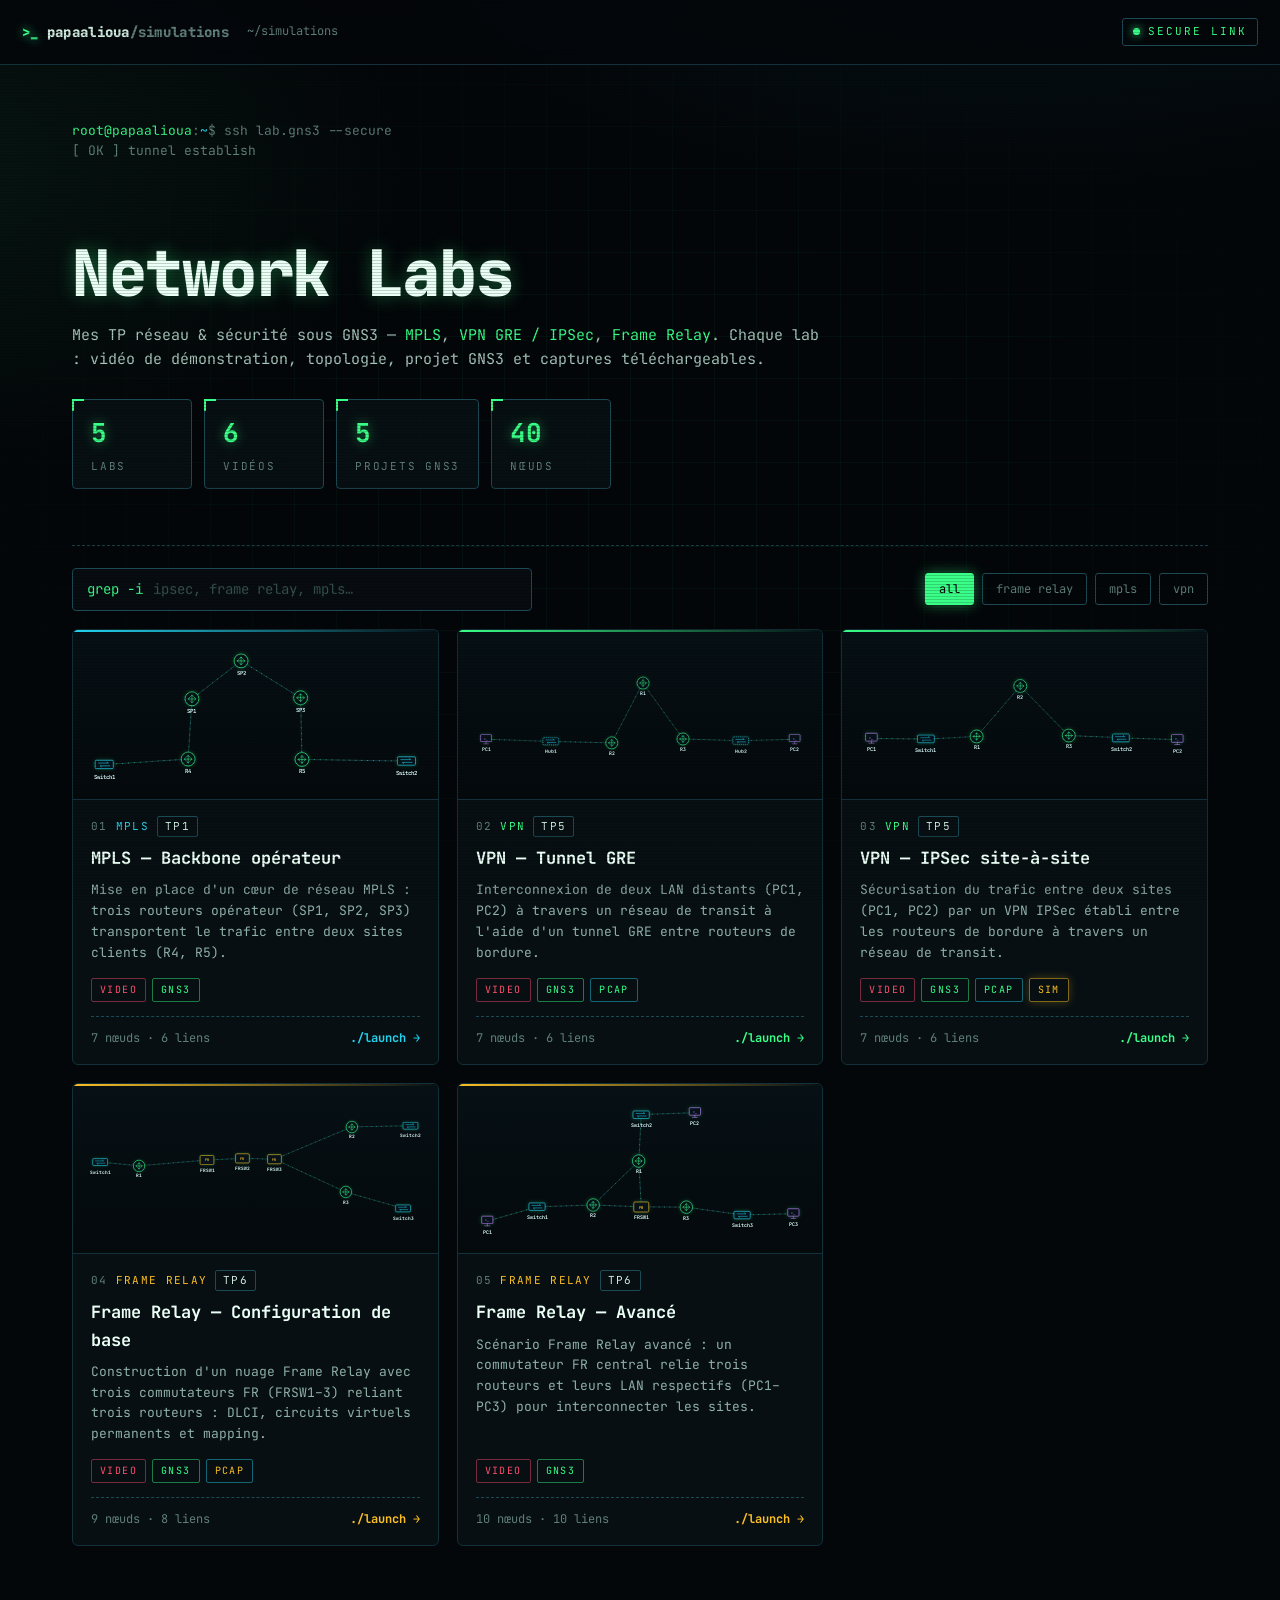
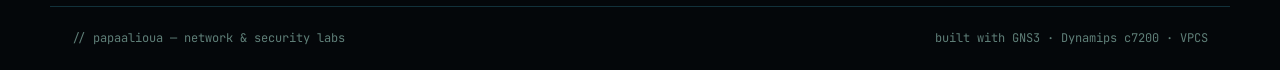
<file: index.html>
<!doctype html>
<html lang="fr"><head><meta charset="utf-8"><meta name="viewport" content="width=device-width,initial-scale=1">
<title>Network Labs — papaalioua</title>
<meta name="description" content="Labs réseau GNS3 — MPLS, VPN GRE/IPSec, Frame Relay — par papaalioua">
<link rel="icon" href="data:image/svg+xml,%3Csvg xmlns='http://www.w3.org/2000/svg' viewBox='0 0 32 32'%3E%3Crect width='32' height='32' rx='6' fill='%2305080b'/%3E%3Ctext x='5' y='22' font-family='monospace' font-size='16' font-weight='bold' fill='%2339ff88'%3E%3E_%3C/text%3E%3C/svg%3E">
<link rel="preconnect" href="https://fonts.googleapis.com"><link rel="preconnect" href="https://fonts.gstatic.com" crossorigin><link href="https://fonts.googleapis.com/css2?family=JetBrains+Mono:wght@400;500;700;800&display=swap" rel="stylesheet"><link rel="stylesheet" href="assets/style.css"></head>
<body><canvas id="matrix" aria-hidden="true"></canvas><div class="scan" aria-hidden="true"></div>
<header class="wrap top"><a class="logo" href="index.html"><span class="g">&gt;_</span> papaalioua<span class="dim">/simulations</span></a><span class="crumb">~/simulations</span><span class="status"><i></i>SECURE LINK</span></header>
<main class="wrap">
  <section class="hero">
    <pre class="term" id="boot" aria-label="terminal"></pre>
    <h1 class="glitch" data-t="Network Labs">Network Labs</h1>
    <p class="lead">Mes TP réseau &amp; sécurité sous GNS3 — <span class="g">MPLS</span>, <span class="g">VPN GRE / IPSec</span>, <span class="g">Frame Relay</span>.
    Chaque lab : vidéo de démonstration, topologie, projet GNS3 et captures téléchargeables.</p>
    <div class="stats">
      <div><b>5</b><span>labs</span></div><div><b>6</b><span>vidéos</span></div>
      <div><b>5</b><span>projets gns3</span></div><div><b>40</b><span>nœuds</span></div>
    </div>
  </section>
  <section id="labs">
    <div class="toolbar">
      <label class="search"><span class="g">grep -i</span><input id="q" placeholder="ipsec, frame relay, mpls…" autocomplete="off"></label>
      <div class="chips"><button class="chip on" data-f="*">all</button><button class="chip" data-f="Frame Relay" style="--c:#fbbf24">Frame Relay</button><button class="chip" data-f="MPLS" style="--c:#22d3ee">MPLS</button><button class="chip" data-f="VPN" style="--c:#39ff88">VPN</button></div>
    </div>
    <div class="grid" id="grid"><article class="card" style="--c:#22d3ee" data-cat="MPLS" data-q="mpls — backbone opérateur mise en place d&#x27;un cœur de réseau mpls : trois routeurs opérateur (sp1, sp2, sp3) transportent le trafic entre deux sites clients (r4, r5). mpls label switching provider core tp1">
  <a href="tp1-mpls/index.html" class="cover"><svg viewBox="0 0 988 428" class="topo mini" role="img" aria-label="Topologie GNS3"><line x1="453" y1="60" x2="312" y2="169" class="lk"/><line x1="453" y1="60" x2="312" y2="169" class="pk"/><text x="416" y="82" class="pl">s1/2</text><text x="349" y="135" class="pl">s1/2</text><line x1="453" y1="60" x2="624" y2="166" class="lk"/><line x1="453" y1="60" x2="624" y2="166" class="pk"/><text x="497" y="82" class="pl">s1/3</text><text x="580" y="132" class="pl">s1/2</text><line x1="624" y1="166" x2="628" y2="343" class="lk"/><line x1="624" y1="166" x2="628" y2="343" class="pk"/><text x="625" y="206" class="pl">s1/1</text><text x="627" y="291" class="pl">s1/1</text><line x1="312" y1="169" x2="301" y2="342" class="lk"/><line x1="312" y1="169" x2="301" y2="342" class="pk"/><text x="309" y="208" class="pl">s1/1</text><text x="304" y="291" class="pl">s1/1</text><line x1="628" y1="343" x2="928" y2="348" class="lk"/><line x1="628" y1="343" x2="928" y2="348" class="pk"/><text x="706" y="338" class="pl">f0/0</text><text x="850" y="340" class="pl">e0</text><line x1="301" y1="342" x2="60" y2="358" class="lk"/><line x1="301" y1="342" x2="60" y2="358" class="pk"/><text x="238" y="340" class="pl">f0/0</text><text x="123" y="347" class="pl">e0</text><g class="node"><circle cx="312.0" cy="169.0" r="20" class="nd" stroke="#39ff88"/><path d="M301.0 169.0h22M312.0 158.0v22M319.0 165.0l4 4-4 4M305.0 165.0l-4 4 4 4M308.0 162.0l4-4 4 4M308.0 176.0l4 4 4-4" stroke="#39ff88" class="gl"/><text x="312" y="209" class="nl">SP1</text></g><g class="node"><circle cx="453.0" cy="60.0" r="20" class="nd" stroke="#39ff88"/><path d="M442.0 60.0h22M453.0 49.0v22M460.0 56.0l4 4-4 4M446.0 56.0l-4 4 4 4M449.0 53.0l4-4 4 4M449.0 67.0l4 4 4-4" stroke="#39ff88" class="gl"/><text x="453" y="100" class="nl">SP2</text></g><g class="node"><circle cx="624.0" cy="166.0" r="20" class="nd" stroke="#39ff88"/><path d="M613.0 166.0h22M624.0 155.0v22M631.0 162.0l4 4-4 4M617.0 162.0l-4 4 4 4M620.0 159.0l4-4 4 4M620.0 173.0l4 4 4-4" stroke="#39ff88" class="gl"/><text x="624" y="206" class="nl">SP3</text></g><g class="node"><circle cx="301.0" cy="342.0" r="20" class="nd" stroke="#39ff88"/><path d="M290.0 342.0h22M301.0 331.0v22M308.0 338.0l4 4-4 4M294.0 338.0l-4 4 4 4M297.0 335.0l4-4 4 4M297.0 349.0l4 4 4-4" stroke="#39ff88" class="gl"/><text x="301" y="382" class="nl">R4</text></g><g class="node"><circle cx="628.0" cy="343.0" r="20" class="nd" stroke="#39ff88"/><path d="M617.0 343.0h22M628.0 332.0v22M635.0 339.0l4 4-4 4M621.0 339.0l-4 4 4 4M624.0 336.0l4-4 4 4M624.0 350.0l4 4 4-4" stroke="#39ff88" class="gl"/><text x="628" y="383" class="nl">R5</text></g><g class="node"><rect x="34.0" y="345.5" width="52" height="24" rx="3" class="nd" stroke="#22d3ee"/><path d="M44.0 353.5h28l-4-3M76.0 361.5h-28l4 3" stroke="#22d3ee" class="gl"/><text x="60" y="398" class="nl">Switch1</text></g><g class="node"><rect x="902.0" y="335.5" width="52" height="24" rx="3" class="nd" stroke="#22d3ee"/><path d="M912.0 343.5h28l-4-3M944.0 351.5h-28l4 3" stroke="#22d3ee" class="gl"/><text x="928" y="388" class="nl">Switch2</text></g></svg></a>
  <div class="cbody">
    <div class="meta"><span class="idx">01</span><span class="cat">MPLS</span><span class="num">TP1</span></div>
    <h3><a href="tp1-mpls/index.html">MPLS — Backbone opérateur</a></h3>
    <p>Mise en place d&#x27;un cœur de réseau MPLS : trois routeurs opérateur (SP1, SP2, SP3) transportent le trafic entre deux sites clients (R4, R5).</p>
    <div class="badges"><span class="b b-video">VIDEO</span><span class="b b-gns3">GNS3</span></div>
    <div class="cfoot"><span class="dim">7 nœuds · 6 liens</span><a class="go" href="tp1-mpls/index.html">./launch →</a></div>
  </div>
</article><article class="card" style="--c:#39ff88" data-cat="VPN" data-q="vpn — tunnel gre interconnexion de deux lan distants (pc1, pc2) à travers un réseau de transit à l&#x27;aide d&#x27;un tunnel gre entre routeurs de bordure. gre tunneling site-to-site tp5">
  <a href="tp5-vpn-gre/index.html" class="cover"><svg viewBox="0 0 1147 329" class="topo mini" role="img" aria-label="Topologie GNS3"><line x1="582" y1="60" x2="478" y2="259" class="lk"/><line x1="582" y1="60" x2="478" y2="259" class="pk"/><text x="555" y="106" class="pl">s1/0</text><text x="506" y="201" class="pl">s1/0</text><line x1="582" y1="60" x2="716" y2="246" class="lk"/><line x1="582" y1="60" x2="716" y2="246" class="pk"/><text x="617" y="102" class="pl">s1/1</text><text x="681" y="192" class="pl">s1/0</text><line x1="716" y1="246" x2="908" y2="252" class="lk"/><line x1="716" y1="246" x2="908" y2="252" class="pk"/><text x="765" y="241" class="pl">f0/0</text><text x="858" y="244" class="pl">e0</text><line x1="908" y1="252" x2="1087" y2="247" class="lk"/><line x1="908" y1="252" x2="1087" y2="247" class="pk"/><text x="954" y="244" class="pl">e1</text><text x="1040" y="242" class="pl">e0</text><line x1="478" y1="259" x2="276" y2="254" class="lk"/><line x1="478" y1="259" x2="276" y2="254" class="pk"/><text x="426" y="252" class="pl">f0/0</text><text x="328" y="249" class="pl">e0</text><line x1="276" y1="254" x2="60" y2="247" class="lk"/><line x1="276" y1="254" x2="60" y2="247" class="pk"/><text x="219" y="246" class="pl">e1</text><text x="116" y="243" class="pl">e0</text><g class="node"><circle cx="582.5" cy="60.0" r="20" class="nd" stroke="#39ff88"/><path d="M571.5 60.0h22M582.5 49.0v22M589.5 56.0l4 4-4 4M575.5 56.0l-4 4 4 4M578.5 53.0l4-4 4 4M578.5 67.0l4 4 4-4" stroke="#39ff88" class="gl"/><text x="582" y="100" class="nl">R1</text></g><g class="node"><circle cx="478.5" cy="259.0" r="20" class="nd" stroke="#39ff88"/><path d="M467.5 259.0h22M478.5 248.0v22M485.5 255.0l4 4-4 4M471.5 255.0l-4 4 4 4M474.5 252.0l4-4 4 4M474.5 266.0l4 4 4-4" stroke="#39ff88" class="gl"/><text x="478" y="299" class="nl">R2</text></g><g class="node"><circle cx="715.5" cy="246.0" r="20" class="nd" stroke="#39ff88"/><path d="M704.5 246.0h22M715.5 235.0v22M722.5 242.0l4 4-4 4M708.5 242.0l-4 4 4 4M711.5 239.0l4-4 4 4M711.5 253.0l4 4 4-4" stroke="#39ff88" class="gl"/><text x="716" y="286" class="nl">R3</text></g><g class="node"><rect x="249.5" y="241.5" width="52" height="24" rx="3" class="nd" stroke="#22d3ee" stroke-dasharray="4 3"/><path d="M259.5 249.5h28l-4-3M291.5 257.5h-28l4 3" stroke="#22d3ee" class="gl"/><text x="276" y="294" class="nl">Hub1</text></g><g class="node"><rect x="881.5" y="239.5" width="52" height="24" rx="3" class="nd" stroke="#22d3ee" stroke-dasharray="4 3"/><path d="M891.5 247.5h28l-4-3M923.5 255.5h-28l4 3" stroke="#22d3ee" class="gl"/><text x="908" y="292" class="nl">Hub2</text></g><g class="node"><rect x="42.0" y="231.0" width="36" height="24" rx="2" class="nd" stroke="#c084fc"/><path d="M52.0 262.0h16M60.0 255.0v7" stroke="#c084fc" class="gl"/><text x="60.0" y="248.0" class="gt sm" fill="#c084fc">&gt;_</text><text x="60" y="287" class="nl">PC1</text></g><g class="node"><rect x="1069.0" y="231.0" width="36" height="24" rx="2" class="nd" stroke="#c084fc"/><path d="M1079.0 262.0h16M1087.0 255.0v7" stroke="#c084fc" class="gl"/><text x="1087.0" y="248.0" class="gt sm" fill="#c084fc">&gt;_</text><text x="1087" y="287" class="nl">PC2</text></g></svg></a>
  <div class="cbody">
    <div class="meta"><span class="idx">02</span><span class="cat">VPN</span><span class="num">TP5</span></div>
    <h3><a href="tp5-vpn-gre/index.html">VPN — Tunnel GRE</a></h3>
    <p>Interconnexion de deux LAN distants (PC1, PC2) à travers un réseau de transit à l&#x27;aide d&#x27;un tunnel GRE entre routeurs de bordure.</p>
    <div class="badges"><span class="b b-video">VIDEO</span><span class="b b-gns3">GNS3</span><span class="b b-pcap">PCAP</span></div>
    <div class="cfoot"><span class="dim">7 nœuds · 6 liens</span><a class="go" href="tp5-vpn-gre/index.html">./launch →</a></div>
  </div>
</article><article class="card" style="--c:#39ff88" data-cat="VPN" data-q="vpn — ipsec site-à-site sécurisation du trafic entre deux sites (pc1, pc2) par un vpn ipsec établi entre les routeurs de bordure à travers un réseau de transit. ipsec chiffrement site-to-site simulation interactive tp5">
  <a href="tp5-vpn-ipsec/index.html" class="cover"><svg viewBox="0 0 1066 296" class="topo mini" role="img" aria-label="Topologie GNS3"><line x1="228" y1="224" x2="60" y2="222" class="lk"/><line x1="228" y1="224" x2="60" y2="222" class="pk"/><text x="185" y="217" class="pl">e1</text><text x="104" y="216" class="pl">e0</text><line x1="832" y1="220" x2="1006" y2="226" class="lk"/><line x1="832" y1="220" x2="1006" y2="226" class="pk"/><text x="877" y="216" class="pl">e1</text><text x="961" y="219" class="pl">e0</text><line x1="520" y1="60" x2="386" y2="216" class="lk"/><line x1="520" y1="60" x2="386" y2="216" class="pk"/><text x="485" y="95" class="pl">s1/0</text><text x="421" y="169" class="pl">s1/0</text><line x1="386" y1="216" x2="228" y2="224" class="lk"/><line x1="386" y1="216" x2="228" y2="224" class="pk"/><text x="345" y="212" class="pl">f0/0</text><text x="269" y="216" class="pl">e0</text><line x1="520" y1="60" x2="670" y2="213" class="lk"/><line x1="520" y1="60" x2="670" y2="213" class="pk"/><text x="560" y="94" class="pl">s1/1</text><text x="632" y="167" class="pl">s1/0</text><line x1="670" y1="213" x2="832" y2="220" class="lk"/><line x1="670" y1="213" x2="832" y2="220" class="pk"/><text x="712" y="209" class="pl">f0/0</text><text x="790" y="213" class="pl">e0</text><g class="node"><rect x="42.0" y="206.0" width="36" height="24" rx="2" class="nd" stroke="#c084fc"/><path d="M52.0 237.0h16M60.0 230.0v7" stroke="#c084fc" class="gl"/><text x="60.0" y="223.0" class="gt sm" fill="#c084fc">&gt;_</text><text x="60" y="262" class="nl">PC1</text></g><g class="node"><rect x="988.0" y="210.0" width="36" height="24" rx="2" class="nd" stroke="#c084fc"/><path d="M998.0 241.0h16M1006.0 234.0v7" stroke="#c084fc" class="gl"/><text x="1006.0" y="227.0" class="gt sm" fill="#c084fc">&gt;_</text><text x="1006" y="266" class="nl">PC2</text></g><g class="node"><rect x="202.5" y="211.5" width="52" height="24" rx="3" class="nd" stroke="#22d3ee"/><path d="M212.5 219.5h28l-4-3M244.5 227.5h-28l4 3" stroke="#22d3ee" class="gl"/><text x="228" y="264" class="nl">Switch1</text></g><g class="node"><rect x="805.5" y="208.5" width="52" height="24" rx="3" class="nd" stroke="#22d3ee"/><path d="M815.5 216.5h28l-4-3M847.5 224.5h-28l4 3" stroke="#22d3ee" class="gl"/><text x="832" y="260" class="nl">Switch2</text></g><g class="node"><circle cx="385.5" cy="216.0" r="20" class="nd" stroke="#39ff88"/><path d="M374.5 216.0h22M385.5 205.0v22M392.5 212.0l4 4-4 4M378.5 212.0l-4 4 4 4M381.5 209.0l4-4 4 4M381.5 223.0l4 4 4-4" stroke="#39ff88" class="gl"/><text x="386" y="256" class="nl">R1</text></g><g class="node"><circle cx="520.5" cy="60.0" r="20" class="nd" stroke="#39ff88"/><path d="M509.5 60.0h22M520.5 49.0v22M527.5 56.0l4 4-4 4M513.5 56.0l-4 4 4 4M516.5 53.0l4-4 4 4M516.5 67.0l4 4 4-4" stroke="#39ff88" class="gl"/><text x="520" y="100" class="nl">R2</text></g><g class="node"><circle cx="670.5" cy="213.0" r="20" class="nd" stroke="#39ff88"/><path d="M659.5 213.0h22M670.5 202.0v22M677.5 209.0l4 4-4 4M663.5 209.0l-4 4 4 4M666.5 206.0l4-4 4 4M666.5 220.0l4 4 4-4" stroke="#39ff88" class="gl"/><text x="670" y="253" class="nl">R3</text></g></svg></a>
  <div class="cbody">
    <div class="meta"><span class="idx">03</span><span class="cat">VPN</span><span class="num">TP5</span></div>
    <h3><a href="tp5-vpn-ipsec/index.html">VPN — IPSec site-à-site</a></h3>
    <p>Sécurisation du trafic entre deux sites (PC1, PC2) par un VPN IPSec établi entre les routeurs de bordure à travers un réseau de transit.</p>
    <div class="badges"><span class="b b-video">VIDEO</span><span class="b b-gns3">GNS3</span><span class="b b-pcap">PCAP</span><span class="b b-sim">SIM</span></div>
    <div class="cfoot"><span class="dim">7 nœuds · 6 liens</span><a class="go" href="tp5-vpn-ipsec/index.html">./launch →</a></div>
  </div>
</article><article class="card" style="--c:#fbbf24" data-cat="Frame Relay" data-q="frame relay — configuration de base construction d&#x27;un nuage frame relay avec trois commutateurs fr (frsw1–3) reliant trois routeurs : dlci, circuits virtuels permanents et mapping. frame relay dlci pvc wan tp6">
  <a href="tp6-frame-relay-base/index.html" class="cover"><svg viewBox="0 0 1205 419" class="topo mini" role="img" aria-label="Topologie GNS3"><line x1="60" y1="187" x2="196" y2="200" class="lk"/><line x1="60" y1="187" x2="196" y2="200" class="pk"/><text x="95" y="185" class="pl">e0</text><text x="161" y="191" class="pl">f0/0</text><line x1="940" y1="64" x2="1145" y2="60" class="lk"/><line x1="940" y1="64" x2="1145" y2="60" class="pk"/><text x="993" y="57" class="pl">f0/0</text><text x="1092" y="55" class="pl">e0</text><line x1="919" y1="292" x2="1119" y2="349" class="lk"/><line x1="919" y1="292" x2="1119" y2="349" class="pk"/><text x="971" y="300" class="pl">f0/0</text><text x="1067" y="328" class="pl">e0</text><line x1="558" y1="174" x2="670" y2="177" class="lk"/><line x1="558" y1="174" x2="670" y2="177" class="pk"/><text x="587" y="169" class="pl">10</text><text x="640" y="170" class="pl">1</text><line x1="670" y1="177" x2="940" y2="64" class="lk"/><line x1="670" y1="177" x2="940" y2="64" class="pk"/><text x="740" y="142" class="pl">10</text><text x="870" y="88" class="pl">s1/0</text><line x1="670" y1="177" x2="919" y2="292" class="lk"/><line x1="670" y1="177" x2="919" y2="292" class="pk"/><text x="734" y="201" class="pl">11</text><text x="854" y="256" class="pl">s1/0</text><line x1="196" y1="200" x2="434" y2="180" class="lk"/><line x1="196" y1="200" x2="434" y2="180" class="pk"/><text x="258" y="189" class="pl">s1/0</text><text x="372" y="179" class="pl">1</text><line x1="434" y1="180" x2="558" y2="174" class="lk"/><line x1="434" y1="180" x2="558" y2="174" class="pk"/><text x="466" y="172" class="pl">10</text><text x="525" y="170" class="pl">1</text><g class="node"><rect x="409.5" y="164.0" width="48" height="32" rx="4" class="nd" stroke="#fbbf24"/><text x="433.5" y="185.0" class="gt" fill="#fbbf24">FR</text><text x="434" y="220" class="nl">FRSW1</text></g><g class="node"><rect x="533.5" y="158.0" width="48" height="32" rx="4" class="nd" stroke="#fbbf24"/><text x="557.5" y="179.0" class="gt" fill="#fbbf24">FR</text><text x="558" y="214" class="nl">FRSW2</text></g><g class="node"><rect x="645.5" y="161.0" width="48" height="32" rx="4" class="nd" stroke="#fbbf24"/><text x="669.5" y="182.0" class="gt" fill="#fbbf24">FR</text><text x="670" y="217" class="nl">FRSW3</text></g><g class="node"><rect x="34.0" y="175.0" width="52" height="24" rx="3" class="nd" stroke="#22d3ee"/><path d="M44.0 183.0h28l-4-3M76.0 191.0h-28l4 3" stroke="#22d3ee" class="gl"/><text x="60" y="227" class="nl">Switch1</text></g><g class="node"><rect x="1119.0" y="48.0" width="52" height="24" rx="3" class="nd" stroke="#22d3ee"/><path d="M1129.0 56.0h28l-4-3M1161.0 64.0h-28l4 3" stroke="#22d3ee" class="gl"/><text x="1145" y="100" class="nl">Switch2</text></g><g class="node"><rect x="1093.0" y="337.0" width="52" height="24" rx="3" class="nd" stroke="#22d3ee"/><path d="M1103.0 345.0h28l-4-3M1135.0 353.0h-28l4 3" stroke="#22d3ee" class="gl"/><text x="1119" y="389" class="nl">Switch3</text></g><g class="node"><circle cx="196.0" cy="200.5" r="20" class="nd" stroke="#39ff88"/><path d="M185.0 200.5h22M196.0 189.5v22M203.0 196.5l4 4-4 4M189.0 196.5l-4 4 4 4M192.0 193.5l4-4 4 4M192.0 207.5l4 4 4-4" stroke="#39ff88" class="gl"/><text x="196" y="240" class="nl">R1</text></g><g class="node"><circle cx="940.0" cy="64.5" r="20" class="nd" stroke="#39ff88"/><path d="M929.0 64.5h22M940.0 53.5v22M947.0 60.5l4 4-4 4M933.0 60.5l-4 4 4 4M936.0 57.5l4-4 4 4M936.0 71.5l4 4 4-4" stroke="#39ff88" class="gl"/><text x="940" y="104" class="nl">R2</text></g><g class="node"><circle cx="919.0" cy="291.5" r="20" class="nd" stroke="#39ff88"/><path d="M908.0 291.5h22M919.0 280.5v22M926.0 287.5l4 4-4 4M912.0 287.5l-4 4 4 4M915.0 284.5l4-4 4 4M915.0 298.5l4 4 4-4" stroke="#39ff88" class="gl"/><text x="919" y="332" class="nl">R3</text></g></svg></a>
  <div class="cbody">
    <div class="meta"><span class="idx">04</span><span class="cat">Frame Relay</span><span class="num">TP6</span></div>
    <h3><a href="tp6-frame-relay-base/index.html">Frame Relay — Configuration de base</a></h3>
    <p>Construction d&#x27;un nuage Frame Relay avec trois commutateurs FR (FRSW1–3) reliant trois routeurs : DLCI, circuits virtuels permanents et mapping.</p>
    <div class="badges"><span class="b b-video">VIDEO</span><span class="b b-gns3">GNS3</span><span class="b b-pcap">PCAP</span></div>
    <div class="cfoot"><span class="dim">9 nœuds · 8 liens</span><a class="go" href="tp6-frame-relay-base/index.html">./launch →</a></div>
  </div>
</article><article class="card" style="--c:#fbbf24" data-cat="Frame Relay" data-q="frame relay — avancé scénario frame relay avancé : un commutateur fr central relie trois routeurs et leurs lan respectifs (pc1–pc3) pour interconnecter les sites. frame relay multi-sites wan tp6">
  <a href="tp6-frame-relay-avance/index.html" class="cover"><svg viewBox="0 0 1102 478" class="topo mini" role="img" aria-label="Topologie GNS3"><line x1="546" y1="215" x2="554" y2="66" class="lk"/><line x1="546" y1="215" x2="554" y2="66" class="pk"/><text x="548" y="170" class="pl">f0/0</text><text x="551" y="99" class="pl">e0</text><line x1="554" y1="66" x2="726" y2="60" class="lk"/><line x1="554" y1="66" x2="726" y2="60" class="pk"/><text x="598" y="59" class="pl">e1</text><text x="681" y="56" class="pl">e0</text><line x1="546" y1="215" x2="400" y2="356" class="lk"/><line x1="546" y1="215" x2="400" y2="356" class="pk"/><text x="508" y="246" class="pl">s1/0</text><text x="437" y="313" class="pl">s1/0</text><line x1="400" y1="356" x2="220" y2="362" class="lk"/><line x1="400" y1="356" x2="220" y2="362" class="pk"/><text x="353" y="351" class="pl">f0/0</text><text x="266" y="354" class="pl">e0</text><line x1="220" y1="362" x2="60" y2="408" class="lk"/><line x1="220" y1="362" x2="60" y2="408" class="pk"/><text x="178" y="368" class="pl">e1</text><text x="101" y="390" class="pl">e0</text><line x1="698" y1="363" x2="878" y2="388" class="lk"/><line x1="698" y1="363" x2="878" y2="388" class="pk"/><text x="745" y="364" class="pl">f0/0</text><text x="831" y="376" class="pl">e0</text><line x1="878" y1="388" x2="1042" y2="384" class="lk"/><line x1="878" y1="388" x2="1042" y2="384" class="pk"/><text x="920" y="381" class="pl">e1</text><text x="999" y="379" class="pl">e0</text><line x1="546" y1="215" x2="554" y2="362" class="lk"/><line x1="546" y1="215" x2="554" y2="362" class="pk"/><text x="548" y="247" class="pl">s1/1</text><text x="552" y="318" class="pl">1</text><line x1="400" y1="356" x2="554" y2="362" class="lk"/><line x1="400" y1="356" x2="554" y2="362" class="pk"/><text x="440" y="352" class="pl">s1/1</text><text x="514" y="355" class="pl">2</text><line x1="698" y1="363" x2="554" y2="362" class="lk"/><line x1="698" y1="363" x2="554" y2="362" class="pk"/><text x="661" y="357" class="pl">s1/0</text><text x="592" y="357" class="pl">3</text><g class="node"><circle cx="545.5" cy="215.0" r="20" class="nd" stroke="#39ff88"/><path d="M534.5 215.0h22M545.5 204.0v22M552.5 211.0l4 4-4 4M538.5 211.0l-4 4 4 4M541.5 208.0l4-4 4 4M541.5 222.0l4 4 4-4" stroke="#39ff88" class="gl"/><text x="546" y="255" class="nl">R1</text></g><g class="node"><circle cx="399.5" cy="356.0" r="20" class="nd" stroke="#39ff88"/><path d="M388.5 356.0h22M399.5 345.0v22M406.5 352.0l4 4-4 4M392.5 352.0l-4 4 4 4M395.5 349.0l4-4 4 4M395.5 363.0l4 4 4-4" stroke="#39ff88" class="gl"/><text x="400" y="396" class="nl">R2</text></g><g class="node"><circle cx="698.5" cy="363.0" r="20" class="nd" stroke="#39ff88"/><path d="M687.5 363.0h22M698.5 352.0v22M705.5 359.0l4 4-4 4M691.5 359.0l-4 4 4 4M694.5 356.0l4-4 4 4M694.5 370.0l4 4 4-4" stroke="#39ff88" class="gl"/><text x="698" y="403" class="nl">R3</text></g><g class="node"><rect x="530.0" y="346.5" width="48" height="32" rx="4" class="nd" stroke="#fbbf24"/><text x="554.0" y="367.5" class="gt" fill="#fbbf24">FR</text><text x="554" y="402" class="nl">FRSW1</text></g><g class="node"><rect x="193.5" y="349.5" width="52" height="24" rx="3" class="nd" stroke="#22d3ee"/><path d="M203.5 357.5h28l-4-3M235.5 365.5h-28l4 3" stroke="#22d3ee" class="gl"/><text x="220" y="402" class="nl">Switch1</text></g><g class="node"><rect x="527.5" y="54.5" width="52" height="24" rx="3" class="nd" stroke="#22d3ee"/><path d="M537.5 62.5h28l-4-3M569.5 70.5h-28l4 3" stroke="#22d3ee" class="gl"/><text x="554" y="106" class="nl">Switch2</text></g><g class="node"><rect x="851.5" y="376.5" width="52" height="24" rx="3" class="nd" stroke="#22d3ee"/><path d="M861.5 384.5h28l-4-3M893.5 392.5h-28l4 3" stroke="#22d3ee" class="gl"/><text x="878" y="428" class="nl">Switch3</text></g><g class="node"><rect x="42.0" y="392.0" width="36" height="24" rx="2" class="nd" stroke="#c084fc"/><path d="M52.0 423.0h16M60.0 416.0v7" stroke="#c084fc" class="gl"/><text x="60.0" y="409.0" class="gt sm" fill="#c084fc">&gt;_</text><text x="60" y="448" class="nl">PC1</text></g><g class="node"><rect x="708.0" y="44.0" width="36" height="24" rx="2" class="nd" stroke="#c084fc"/><path d="M718.0 75.0h16M726.0 68.0v7" stroke="#c084fc" class="gl"/><text x="726.0" y="61.0" class="gt sm" fill="#c084fc">&gt;_</text><text x="726" y="100" class="nl">PC2</text></g><g class="node"><rect x="1024.0" y="368.0" width="36" height="24" rx="2" class="nd" stroke="#c084fc"/><path d="M1034.0 399.0h16M1042.0 392.0v7" stroke="#c084fc" class="gl"/><text x="1042.0" y="385.0" class="gt sm" fill="#c084fc">&gt;_</text><text x="1042" y="424" class="nl">PC3</text></g></svg></a>
  <div class="cbody">
    <div class="meta"><span class="idx">05</span><span class="cat">Frame Relay</span><span class="num">TP6</span></div>
    <h3><a href="tp6-frame-relay-avance/index.html">Frame Relay — Avancé</a></h3>
    <p>Scénario Frame Relay avancé : un commutateur FR central relie trois routeurs et leurs LAN respectifs (PC1–PC3) pour interconnecter les sites.</p>
    <div class="badges"><span class="b b-video">VIDEO</span><span class="b b-gns3">GNS3</span></div>
    <div class="cfoot"><span class="dim">10 nœuds · 10 liens</span><a class="go" href="tp6-frame-relay-avance/index.html">./launch →</a></div>
  </div>
</article></div>
    <p class="empty" id="empty" hidden>// aucun résultat</p>
  </section>
</main>
<footer class="wrap foot"><span>// papaalioua — network &amp; security labs</span><span>built with GNS3 · Dynamips c7200 · VPCS</span></footer>
<script src="assets/fx.js"></script></body></html>
</file>
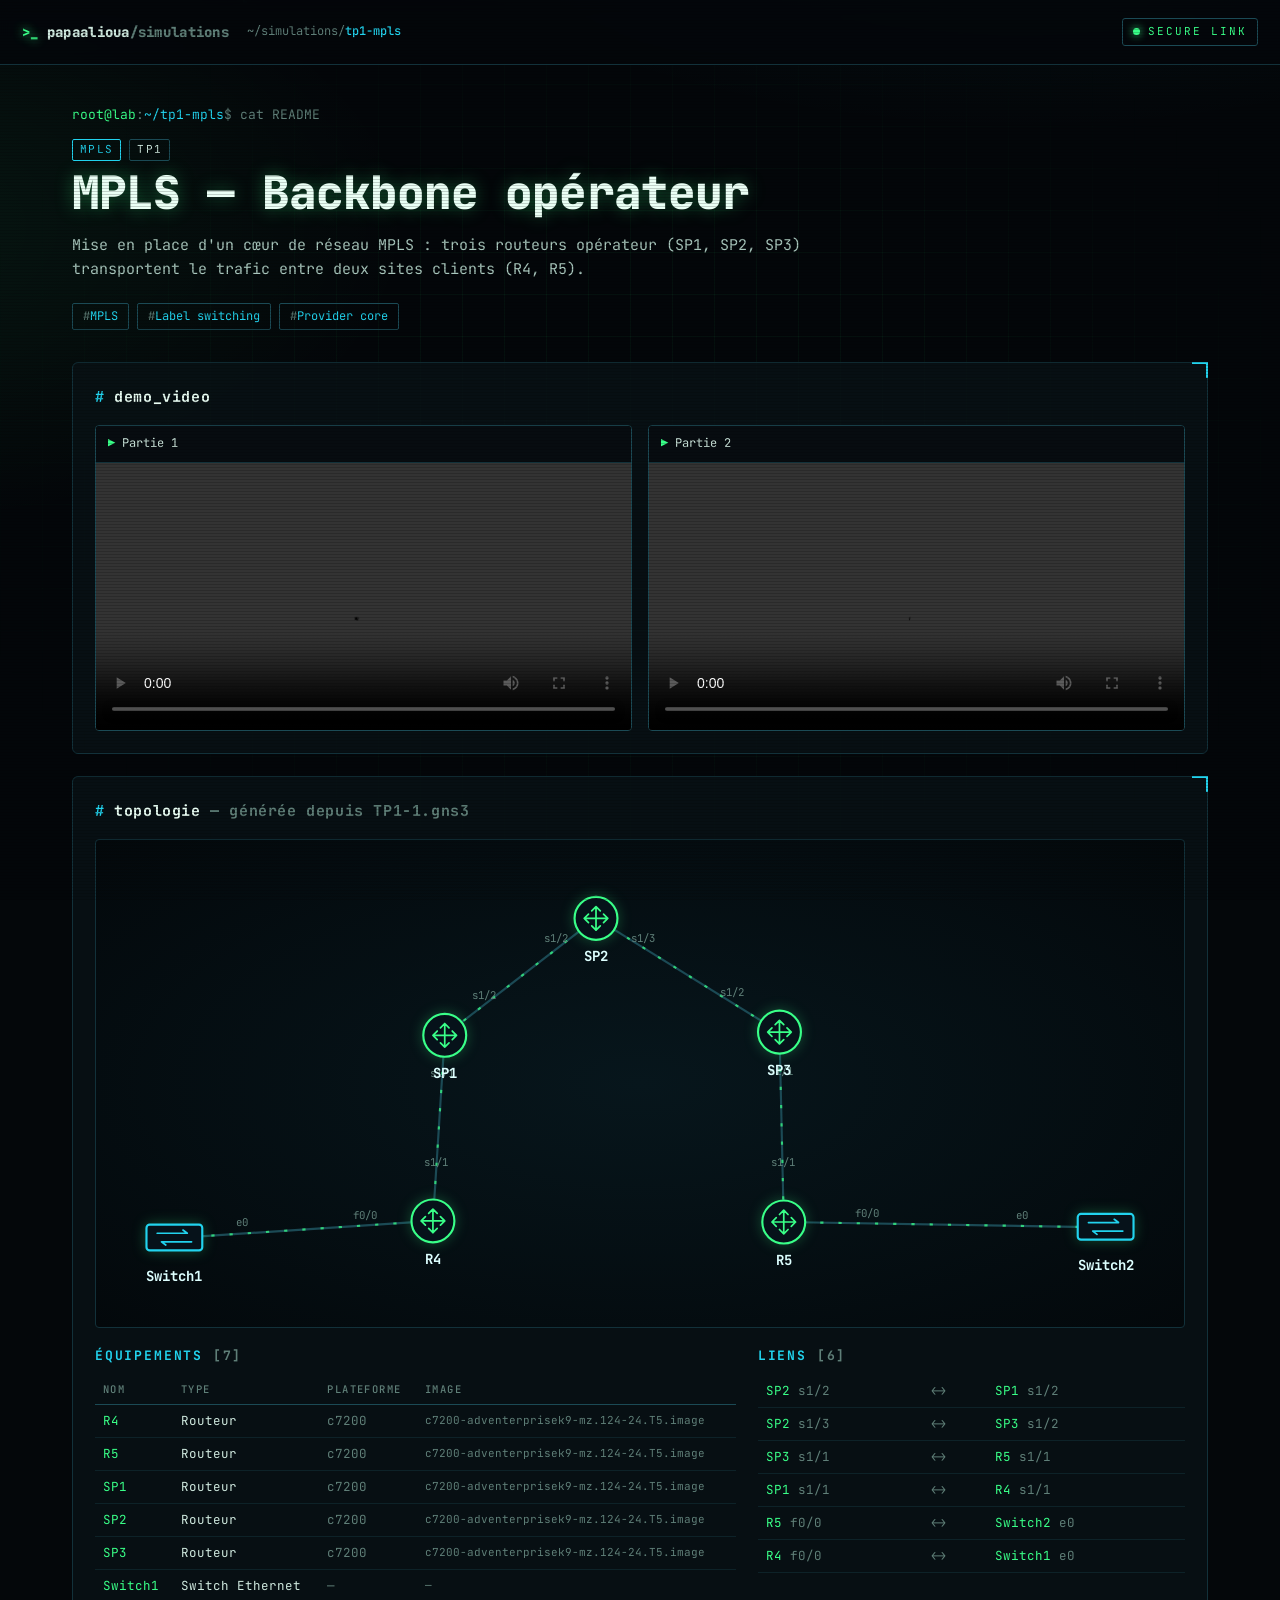
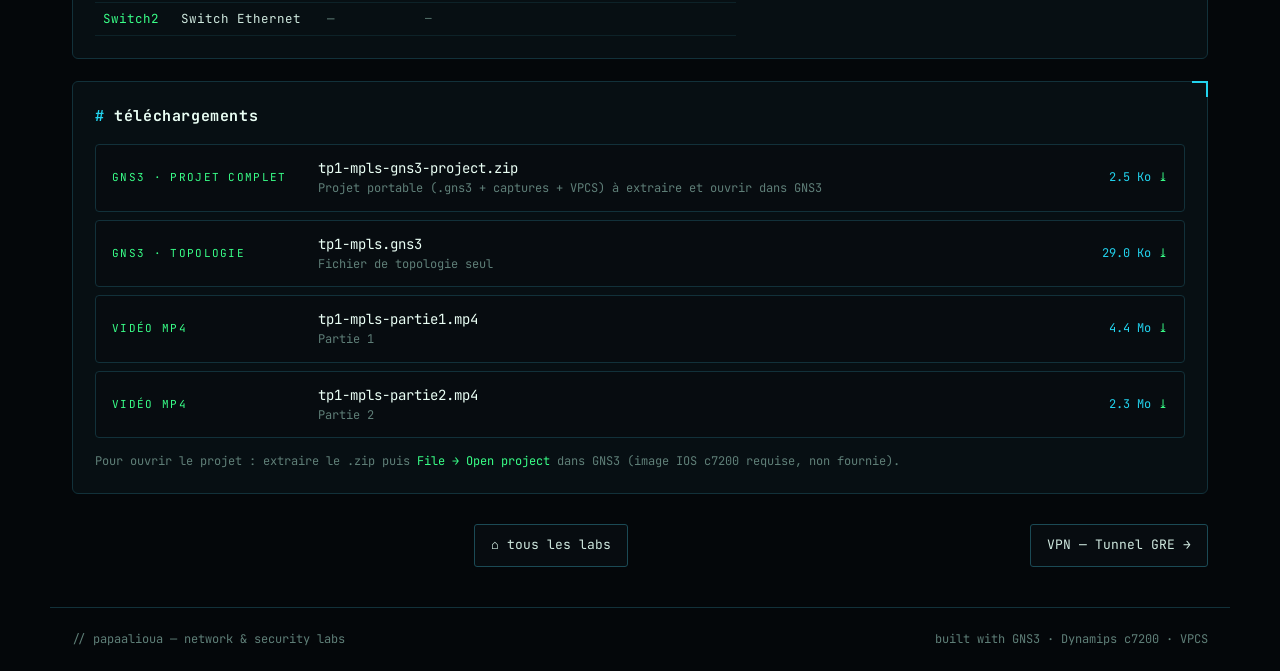
<file: tp1-mpls/index.html>
<!doctype html>
<html lang="fr"><head><meta charset="utf-8"><meta name="viewport" content="width=device-width,initial-scale=1">
<title>TP1 · MPLS — Backbone opérateur — papaalioua</title>
<meta name="description" content="Labs réseau GNS3 — MPLS, VPN GRE/IPSec, Frame Relay — par papaalioua">
<link rel="icon" href="data:image/svg+xml,%3Csvg xmlns='http://www.w3.org/2000/svg' viewBox='0 0 32 32'%3E%3Crect width='32' height='32' rx='6' fill='%2305080b'/%3E%3Ctext x='5' y='22' font-family='monospace' font-size='16' font-weight='bold' fill='%2339ff88'%3E%3E_%3C/text%3E%3C/svg%3E">
<link rel="preconnect" href="https://fonts.googleapis.com"><link rel="preconnect" href="https://fonts.gstatic.com" crossorigin><link href="https://fonts.googleapis.com/css2?family=JetBrains+Mono:wght@400;500;700;800&display=swap" rel="stylesheet"><link rel="stylesheet" href="../assets/style.css"></head>
<body><canvas id="matrix" aria-hidden="true"></canvas><div class="scan" aria-hidden="true"></div>
<header class="wrap top"><a class="logo" href="../index.html"><span class="g">&gt;_</span> papaalioua<span class="dim">/simulations</span></a><span class="crumb">~/simulations/<b>tp1-mpls</b></span><span class="status"><i></i>SECURE LINK</span></header>
<main class="wrap lab" style="--c:#22d3ee">
  <section class="hero small">
    <p class="prompt"><span class="g">root@lab</span>:<span class="c">~/tp1-mpls</span>$ cat README</p>
    <div class="meta"><span class="cat">MPLS</span><span class="num">TP1</span></div>
    <h1 class="glitch" data-t="MPLS — Backbone opérateur">MPLS — Backbone opérateur</h1>
    <p class="lead">Mise en place d&#x27;un cœur de réseau MPLS : trois routeurs opérateur (SP1, SP2, SP3) transportent le trafic entre deux sites clients (R4, R5).</p>
    <div class="tags"><span class="tag">MPLS</span><span class="tag">Label switching</span><span class="tag">Provider core</span></div>
  </section>
  
  <section class="panel"><h2><span class="hash">#</span> demo_video</h2><div class="vids"><figure class="vid"><figcaption><span class="g">▶</span> Partie 1</figcaption><video controls preload="metadata" src="files/tp1-mpls-partie1.mp4#t=0.5"></video></figure><figure class="vid"><figcaption><span class="g">▶</span> Partie 2</figcaption><video controls preload="metadata" src="files/tp1-mpls-partie2.mp4#t=0.5"></video></figure></div></section>
  <section class="panel"><h2><span class="hash">#</span> topologie <span class="dim">— générée depuis TP1-1.gns3</span></h2>
    <div class="topo-wrap"><svg viewBox="0 0 988 428" class="topo" role="img" aria-label="Topologie GNS3"><line x1="453" y1="60" x2="312" y2="169" class="lk"/><line x1="453" y1="60" x2="312" y2="169" class="pk"/><text x="416" y="82" class="pl">s1/2</text><text x="349" y="135" class="pl">s1/2</text><line x1="453" y1="60" x2="624" y2="166" class="lk"/><line x1="453" y1="60" x2="624" y2="166" class="pk"/><text x="497" y="82" class="pl">s1/3</text><text x="580" y="132" class="pl">s1/2</text><line x1="624" y1="166" x2="628" y2="343" class="lk"/><line x1="624" y1="166" x2="628" y2="343" class="pk"/><text x="625" y="206" class="pl">s1/1</text><text x="627" y="291" class="pl">s1/1</text><line x1="312" y1="169" x2="301" y2="342" class="lk"/><line x1="312" y1="169" x2="301" y2="342" class="pk"/><text x="309" y="208" class="pl">s1/1</text><text x="304" y="291" class="pl">s1/1</text><line x1="628" y1="343" x2="928" y2="348" class="lk"/><line x1="628" y1="343" x2="928" y2="348" class="pk"/><text x="706" y="338" class="pl">f0/0</text><text x="850" y="340" class="pl">e0</text><line x1="301" y1="342" x2="60" y2="358" class="lk"/><line x1="301" y1="342" x2="60" y2="358" class="pk"/><text x="238" y="340" class="pl">f0/0</text><text x="123" y="347" class="pl">e0</text><g class="node"><circle cx="312.0" cy="169.0" r="20" class="nd" stroke="#39ff88"/><path d="M301.0 169.0h22M312.0 158.0v22M319.0 165.0l4 4-4 4M305.0 165.0l-4 4 4 4M308.0 162.0l4-4 4 4M308.0 176.0l4 4 4-4" stroke="#39ff88" class="gl"/><text x="312" y="209" class="nl">SP1</text></g><g class="node"><circle cx="453.0" cy="60.0" r="20" class="nd" stroke="#39ff88"/><path d="M442.0 60.0h22M453.0 49.0v22M460.0 56.0l4 4-4 4M446.0 56.0l-4 4 4 4M449.0 53.0l4-4 4 4M449.0 67.0l4 4 4-4" stroke="#39ff88" class="gl"/><text x="453" y="100" class="nl">SP2</text></g><g class="node"><circle cx="624.0" cy="166.0" r="20" class="nd" stroke="#39ff88"/><path d="M613.0 166.0h22M624.0 155.0v22M631.0 162.0l4 4-4 4M617.0 162.0l-4 4 4 4M620.0 159.0l4-4 4 4M620.0 173.0l4 4 4-4" stroke="#39ff88" class="gl"/><text x="624" y="206" class="nl">SP3</text></g><g class="node"><circle cx="301.0" cy="342.0" r="20" class="nd" stroke="#39ff88"/><path d="M290.0 342.0h22M301.0 331.0v22M308.0 338.0l4 4-4 4M294.0 338.0l-4 4 4 4M297.0 335.0l4-4 4 4M297.0 349.0l4 4 4-4" stroke="#39ff88" class="gl"/><text x="301" y="382" class="nl">R4</text></g><g class="node"><circle cx="628.0" cy="343.0" r="20" class="nd" stroke="#39ff88"/><path d="M617.0 343.0h22M628.0 332.0v22M635.0 339.0l4 4-4 4M621.0 339.0l-4 4 4 4M624.0 336.0l4-4 4 4M624.0 350.0l4 4 4-4" stroke="#39ff88" class="gl"/><text x="628" y="383" class="nl">R5</text></g><g class="node"><rect x="34.0" y="345.5" width="52" height="24" rx="3" class="nd" stroke="#22d3ee"/><path d="M44.0 353.5h28l-4-3M76.0 361.5h-28l4 3" stroke="#22d3ee" class="gl"/><text x="60" y="398" class="nl">Switch1</text></g><g class="node"><rect x="902.0" y="335.5" width="52" height="24" rx="3" class="nd" stroke="#22d3ee"/><path d="M912.0 343.5h28l-4-3M944.0 351.5h-28l4 3" stroke="#22d3ee" class="gl"/><text x="928" y="388" class="nl">Switch2</text></g></svg></div>
    <div class="grid2">
      <div><h3>équipements <span class="dim">[7]</span></h3><table><tr><th>nom</th><th>type</th><th>plateforme</th><th>image</th></tr><tr><td class="g">R4</td><td>Routeur</td><td class="dim">c7200</td><td class="dim mono-s">c7200-adventerprisek9-mz.124-24.T5.image</td></tr><tr><td class="g">R5</td><td>Routeur</td><td class="dim">c7200</td><td class="dim mono-s">c7200-adventerprisek9-mz.124-24.T5.image</td></tr><tr><td class="g">SP1</td><td>Routeur</td><td class="dim">c7200</td><td class="dim mono-s">c7200-adventerprisek9-mz.124-24.T5.image</td></tr><tr><td class="g">SP2</td><td>Routeur</td><td class="dim">c7200</td><td class="dim mono-s">c7200-adventerprisek9-mz.124-24.T5.image</td></tr><tr><td class="g">SP3</td><td>Routeur</td><td class="dim">c7200</td><td class="dim mono-s">c7200-adventerprisek9-mz.124-24.T5.image</td></tr><tr><td class="g">Switch1</td><td>Switch Ethernet</td><td class="dim">—</td><td class="dim mono-s">—</td></tr><tr><td class="g">Switch2</td><td>Switch Ethernet</td><td class="dim">—</td><td class="dim mono-s">—</td></tr></table></div>
      <div><h3>liens <span class="dim">[6]</span></h3><table><tr><td><span class="g">SP2</span> <span class="dim">s1/2</span></td><td class="dim">⟷</td><td><span class="g">SP1</span> <span class="dim">s1/2</span></td></tr><tr><td><span class="g">SP2</span> <span class="dim">s1/3</span></td><td class="dim">⟷</td><td><span class="g">SP3</span> <span class="dim">s1/2</span></td></tr><tr><td><span class="g">SP3</span> <span class="dim">s1/1</span></td><td class="dim">⟷</td><td><span class="g">R5</span> <span class="dim">s1/1</span></td></tr><tr><td><span class="g">SP1</span> <span class="dim">s1/1</span></td><td class="dim">⟷</td><td><span class="g">R4</span> <span class="dim">s1/1</span></td></tr><tr><td><span class="g">R5</span> <span class="dim">f0/0</span></td><td class="dim">⟷</td><td><span class="g">Switch2</span> <span class="dim">e0</span></td></tr><tr><td><span class="g">R4</span> <span class="dim">f0/0</span></td><td class="dim">⟷</td><td><span class="g">Switch1</span> <span class="dim">e0</span></td></tr></table></div>
    </div>
  </section>
  <section class="panel"><h2><span class="hash">#</span> téléchargements</h2><div class="dls"><a class="dl" href="files/tp1-mpls-gns3-project.zip" download><span class="k">GNS3 · projet complet</span><span class="fn">tp1-mpls-gns3-project.zip</span><span class="nt">Projet portable (.gns3 + captures + VPCS) à extraire et ouvrir dans GNS3</span><span class="sz">2.5 Ko</span></a><a class="dl" href="files/tp1-mpls.gns3" download><span class="k">GNS3 · topologie</span><span class="fn">tp1-mpls.gns3</span><span class="nt">Fichier de topologie seul</span><span class="sz">29.0 Ko</span></a><a class="dl" href="files/tp1-mpls-partie1.mp4" download><span class="k">Vidéo MP4</span><span class="fn">tp1-mpls-partie1.mp4</span><span class="nt">Partie 1</span><span class="sz">4.4 Mo</span></a><a class="dl" href="files/tp1-mpls-partie2.mp4" download><span class="k">Vidéo MP4</span><span class="fn">tp1-mpls-partie2.mp4</span><span class="nt">Partie 2</span><span class="sz">2.3 Mo</span></a></div>
    <p class="hint">Pour ouvrir le projet : extraire le .zip puis <span class="g">File → Open project</span> dans GNS3 (image IOS c7200 requise, non fournie).</p></section>
  <nav class="pager"><span></span>
  <a class="btn" href="../index.html">⌂ tous les labs</a>
  <a class="btn" href="../tp5-vpn-gre/index.html">VPN — Tunnel GRE →</a></nav>
</main>
<footer class="wrap foot"><span>// papaalioua — network &amp; security labs</span><span>built with GNS3 · Dynamips c7200 · VPCS</span></footer>
<script src="../assets/fx.js"></script></body></html>
</file>
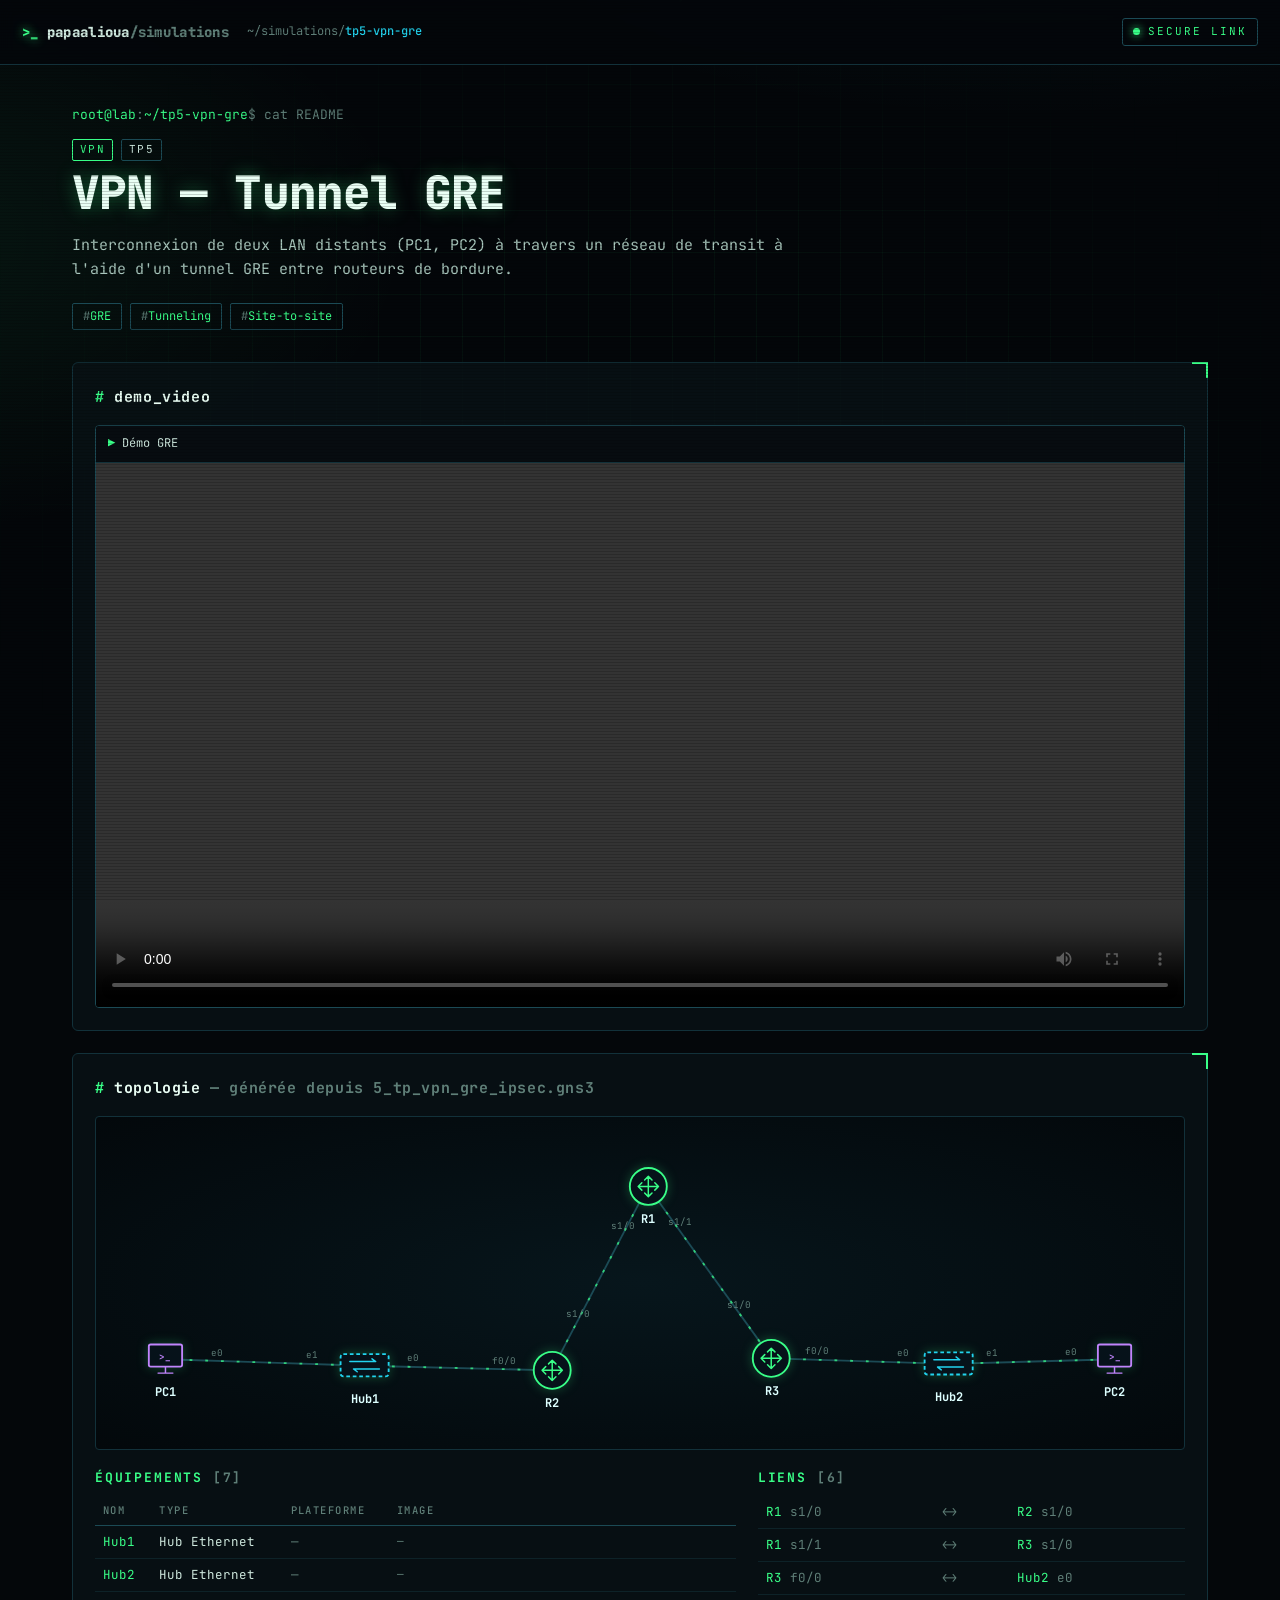
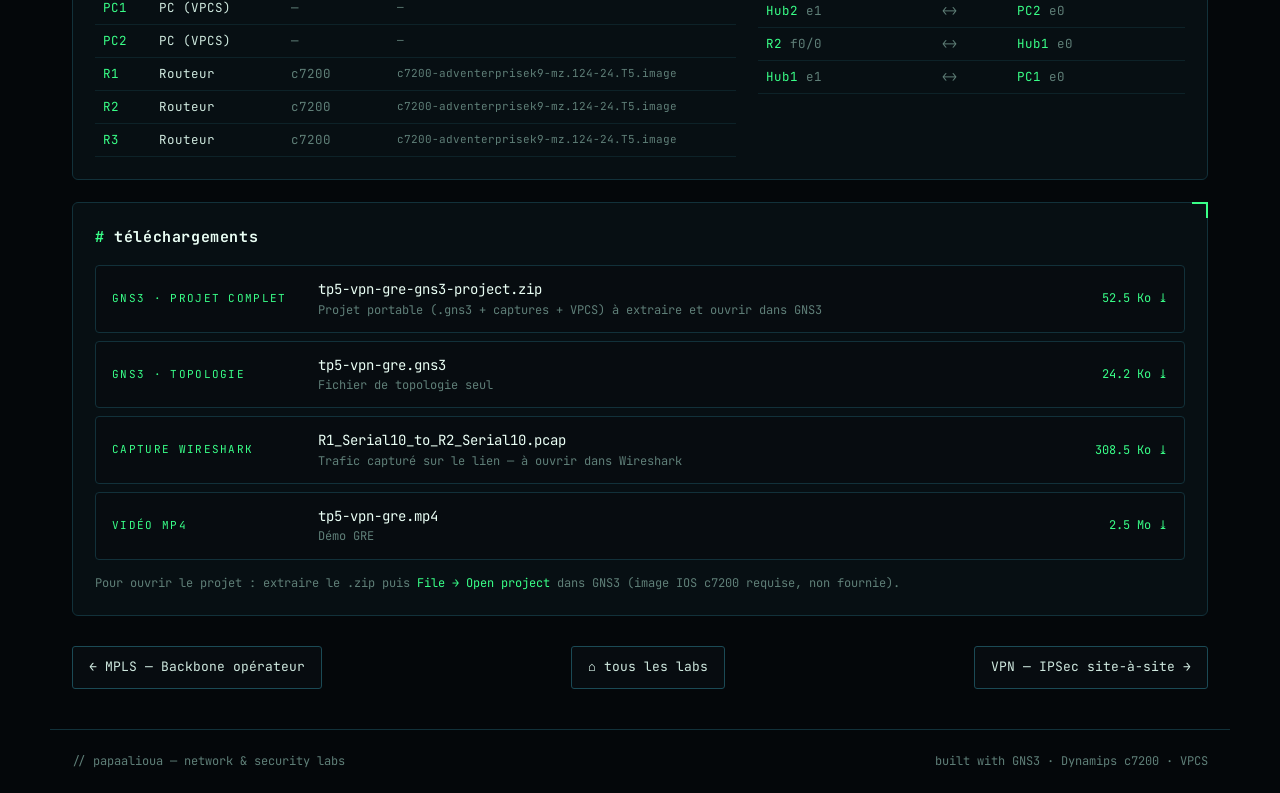
<file: tp5-vpn-gre/index.html>
<!doctype html>
<html lang="fr"><head><meta charset="utf-8"><meta name="viewport" content="width=device-width,initial-scale=1">
<title>TP5 · VPN — Tunnel GRE — papaalioua</title>
<meta name="description" content="Labs réseau GNS3 — MPLS, VPN GRE/IPSec, Frame Relay — par papaalioua">
<link rel="icon" href="data:image/svg+xml,%3Csvg xmlns='http://www.w3.org/2000/svg' viewBox='0 0 32 32'%3E%3Crect width='32' height='32' rx='6' fill='%2305080b'/%3E%3Ctext x='5' y='22' font-family='monospace' font-size='16' font-weight='bold' fill='%2339ff88'%3E%3E_%3C/text%3E%3C/svg%3E">
<link rel="preconnect" href="https://fonts.googleapis.com"><link rel="preconnect" href="https://fonts.gstatic.com" crossorigin><link href="https://fonts.googleapis.com/css2?family=JetBrains+Mono:wght@400;500;700;800&display=swap" rel="stylesheet"><link rel="stylesheet" href="../assets/style.css"></head>
<body><canvas id="matrix" aria-hidden="true"></canvas><div class="scan" aria-hidden="true"></div>
<header class="wrap top"><a class="logo" href="../index.html"><span class="g">&gt;_</span> papaalioua<span class="dim">/simulations</span></a><span class="crumb">~/simulations/<b>tp5-vpn-gre</b></span><span class="status"><i></i>SECURE LINK</span></header>
<main class="wrap lab" style="--c:#39ff88">
  <section class="hero small">
    <p class="prompt"><span class="g">root@lab</span>:<span class="c">~/tp5-vpn-gre</span>$ cat README</p>
    <div class="meta"><span class="cat">VPN</span><span class="num">TP5</span></div>
    <h1 class="glitch" data-t="VPN — Tunnel GRE">VPN — Tunnel GRE</h1>
    <p class="lead">Interconnexion de deux LAN distants (PC1, PC2) à travers un réseau de transit à l&#x27;aide d&#x27;un tunnel GRE entre routeurs de bordure.</p>
    <div class="tags"><span class="tag">GRE</span><span class="tag">Tunneling</span><span class="tag">Site-to-site</span></div>
  </section>
  
  <section class="panel"><h2><span class="hash">#</span> demo_video</h2><div class="vids"><figure class="vid"><figcaption><span class="g">▶</span> Démo GRE</figcaption><video controls preload="metadata" src="files/tp5-vpn-gre.mp4#t=0.5"></video></figure></div></section>
  <section class="panel"><h2><span class="hash">#</span> topologie <span class="dim">— générée depuis 5_tp_vpn_gre_ipsec.gns3</span></h2>
    <div class="topo-wrap"><svg viewBox="0 0 1147 329" class="topo" role="img" aria-label="Topologie GNS3"><line x1="582" y1="60" x2="478" y2="259" class="lk"/><line x1="582" y1="60" x2="478" y2="259" class="pk"/><text x="555" y="106" class="pl">s1/0</text><text x="506" y="201" class="pl">s1/0</text><line x1="582" y1="60" x2="716" y2="246" class="lk"/><line x1="582" y1="60" x2="716" y2="246" class="pk"/><text x="617" y="102" class="pl">s1/1</text><text x="681" y="192" class="pl">s1/0</text><line x1="716" y1="246" x2="908" y2="252" class="lk"/><line x1="716" y1="246" x2="908" y2="252" class="pk"/><text x="765" y="241" class="pl">f0/0</text><text x="858" y="244" class="pl">e0</text><line x1="908" y1="252" x2="1087" y2="247" class="lk"/><line x1="908" y1="252" x2="1087" y2="247" class="pk"/><text x="954" y="244" class="pl">e1</text><text x="1040" y="242" class="pl">e0</text><line x1="478" y1="259" x2="276" y2="254" class="lk"/><line x1="478" y1="259" x2="276" y2="254" class="pk"/><text x="426" y="252" class="pl">f0/0</text><text x="328" y="249" class="pl">e0</text><line x1="276" y1="254" x2="60" y2="247" class="lk"/><line x1="276" y1="254" x2="60" y2="247" class="pk"/><text x="219" y="246" class="pl">e1</text><text x="116" y="243" class="pl">e0</text><g class="node"><circle cx="582.5" cy="60.0" r="20" class="nd" stroke="#39ff88"/><path d="M571.5 60.0h22M582.5 49.0v22M589.5 56.0l4 4-4 4M575.5 56.0l-4 4 4 4M578.5 53.0l4-4 4 4M578.5 67.0l4 4 4-4" stroke="#39ff88" class="gl"/><text x="582" y="100" class="nl">R1</text></g><g class="node"><circle cx="478.5" cy="259.0" r="20" class="nd" stroke="#39ff88"/><path d="M467.5 259.0h22M478.5 248.0v22M485.5 255.0l4 4-4 4M471.5 255.0l-4 4 4 4M474.5 252.0l4-4 4 4M474.5 266.0l4 4 4-4" stroke="#39ff88" class="gl"/><text x="478" y="299" class="nl">R2</text></g><g class="node"><circle cx="715.5" cy="246.0" r="20" class="nd" stroke="#39ff88"/><path d="M704.5 246.0h22M715.5 235.0v22M722.5 242.0l4 4-4 4M708.5 242.0l-4 4 4 4M711.5 239.0l4-4 4 4M711.5 253.0l4 4 4-4" stroke="#39ff88" class="gl"/><text x="716" y="286" class="nl">R3</text></g><g class="node"><rect x="249.5" y="241.5" width="52" height="24" rx="3" class="nd" stroke="#22d3ee" stroke-dasharray="4 3"/><path d="M259.5 249.5h28l-4-3M291.5 257.5h-28l4 3" stroke="#22d3ee" class="gl"/><text x="276" y="294" class="nl">Hub1</text></g><g class="node"><rect x="881.5" y="239.5" width="52" height="24" rx="3" class="nd" stroke="#22d3ee" stroke-dasharray="4 3"/><path d="M891.5 247.5h28l-4-3M923.5 255.5h-28l4 3" stroke="#22d3ee" class="gl"/><text x="908" y="292" class="nl">Hub2</text></g><g class="node"><rect x="42.0" y="231.0" width="36" height="24" rx="2" class="nd" stroke="#c084fc"/><path d="M52.0 262.0h16M60.0 255.0v7" stroke="#c084fc" class="gl"/><text x="60.0" y="248.0" class="gt sm" fill="#c084fc">&gt;_</text><text x="60" y="287" class="nl">PC1</text></g><g class="node"><rect x="1069.0" y="231.0" width="36" height="24" rx="2" class="nd" stroke="#c084fc"/><path d="M1079.0 262.0h16M1087.0 255.0v7" stroke="#c084fc" class="gl"/><text x="1087.0" y="248.0" class="gt sm" fill="#c084fc">&gt;_</text><text x="1087" y="287" class="nl">PC2</text></g></svg></div>
    <div class="grid2">
      <div><h3>équipements <span class="dim">[7]</span></h3><table><tr><th>nom</th><th>type</th><th>plateforme</th><th>image</th></tr><tr><td class="g">Hub1</td><td>Hub Ethernet</td><td class="dim">—</td><td class="dim mono-s">—</td></tr><tr><td class="g">Hub2</td><td>Hub Ethernet</td><td class="dim">—</td><td class="dim mono-s">—</td></tr><tr><td class="g">PC1</td><td>PC (VPCS)</td><td class="dim">—</td><td class="dim mono-s">—</td></tr><tr><td class="g">PC2</td><td>PC (VPCS)</td><td class="dim">—</td><td class="dim mono-s">—</td></tr><tr><td class="g">R1</td><td>Routeur</td><td class="dim">c7200</td><td class="dim mono-s">c7200-adventerprisek9-mz.124-24.T5.image</td></tr><tr><td class="g">R2</td><td>Routeur</td><td class="dim">c7200</td><td class="dim mono-s">c7200-adventerprisek9-mz.124-24.T5.image</td></tr><tr><td class="g">R3</td><td>Routeur</td><td class="dim">c7200</td><td class="dim mono-s">c7200-adventerprisek9-mz.124-24.T5.image</td></tr></table></div>
      <div><h3>liens <span class="dim">[6]</span></h3><table><tr><td><span class="g">R1</span> <span class="dim">s1/0</span></td><td class="dim">⟷</td><td><span class="g">R2</span> <span class="dim">s1/0</span></td></tr><tr><td><span class="g">R1</span> <span class="dim">s1/1</span></td><td class="dim">⟷</td><td><span class="g">R3</span> <span class="dim">s1/0</span></td></tr><tr><td><span class="g">R3</span> <span class="dim">f0/0</span></td><td class="dim">⟷</td><td><span class="g">Hub2</span> <span class="dim">e0</span></td></tr><tr><td><span class="g">Hub2</span> <span class="dim">e1</span></td><td class="dim">⟷</td><td><span class="g">PC2</span> <span class="dim">e0</span></td></tr><tr><td><span class="g">R2</span> <span class="dim">f0/0</span></td><td class="dim">⟷</td><td><span class="g">Hub1</span> <span class="dim">e0</span></td></tr><tr><td><span class="g">Hub1</span> <span class="dim">e1</span></td><td class="dim">⟷</td><td><span class="g">PC1</span> <span class="dim">e0</span></td></tr></table></div>
    </div>
  </section>
  <section class="panel"><h2><span class="hash">#</span> téléchargements</h2><div class="dls"><a class="dl" href="files/tp5-vpn-gre-gns3-project.zip" download><span class="k">GNS3 · projet complet</span><span class="fn">tp5-vpn-gre-gns3-project.zip</span><span class="nt">Projet portable (.gns3 + captures + VPCS) à extraire et ouvrir dans GNS3</span><span class="sz">52.5 Ko</span></a><a class="dl" href="files/tp5-vpn-gre.gns3" download><span class="k">GNS3 · topologie</span><span class="fn">tp5-vpn-gre.gns3</span><span class="nt">Fichier de topologie seul</span><span class="sz">24.2 Ko</span></a><a class="dl" href="files/R1_Serial10_to_R2_Serial10.pcap" download><span class="k">Capture Wireshark</span><span class="fn">R1_Serial10_to_R2_Serial10.pcap</span><span class="nt">Trafic capturé sur le lien — à ouvrir dans Wireshark</span><span class="sz">308.5 Ko</span></a><a class="dl" href="files/tp5-vpn-gre.mp4" download><span class="k">Vidéo MP4</span><span class="fn">tp5-vpn-gre.mp4</span><span class="nt">Démo GRE</span><span class="sz">2.5 Mo</span></a></div>
    <p class="hint">Pour ouvrir le projet : extraire le .zip puis <span class="g">File → Open project</span> dans GNS3 (image IOS c7200 requise, non fournie).</p></section>
  <nav class="pager"><a class="btn" href="../tp1-mpls/index.html">← MPLS — Backbone opérateur</a>
  <a class="btn" href="../index.html">⌂ tous les labs</a>
  <a class="btn" href="../tp5-vpn-ipsec/index.html">VPN — IPSec site-à-site →</a></nav>
</main>
<footer class="wrap foot"><span>// papaalioua — network &amp; security labs</span><span>built with GNS3 · Dynamips c7200 · VPCS</span></footer>
<script src="../assets/fx.js"></script></body></html>
</file>
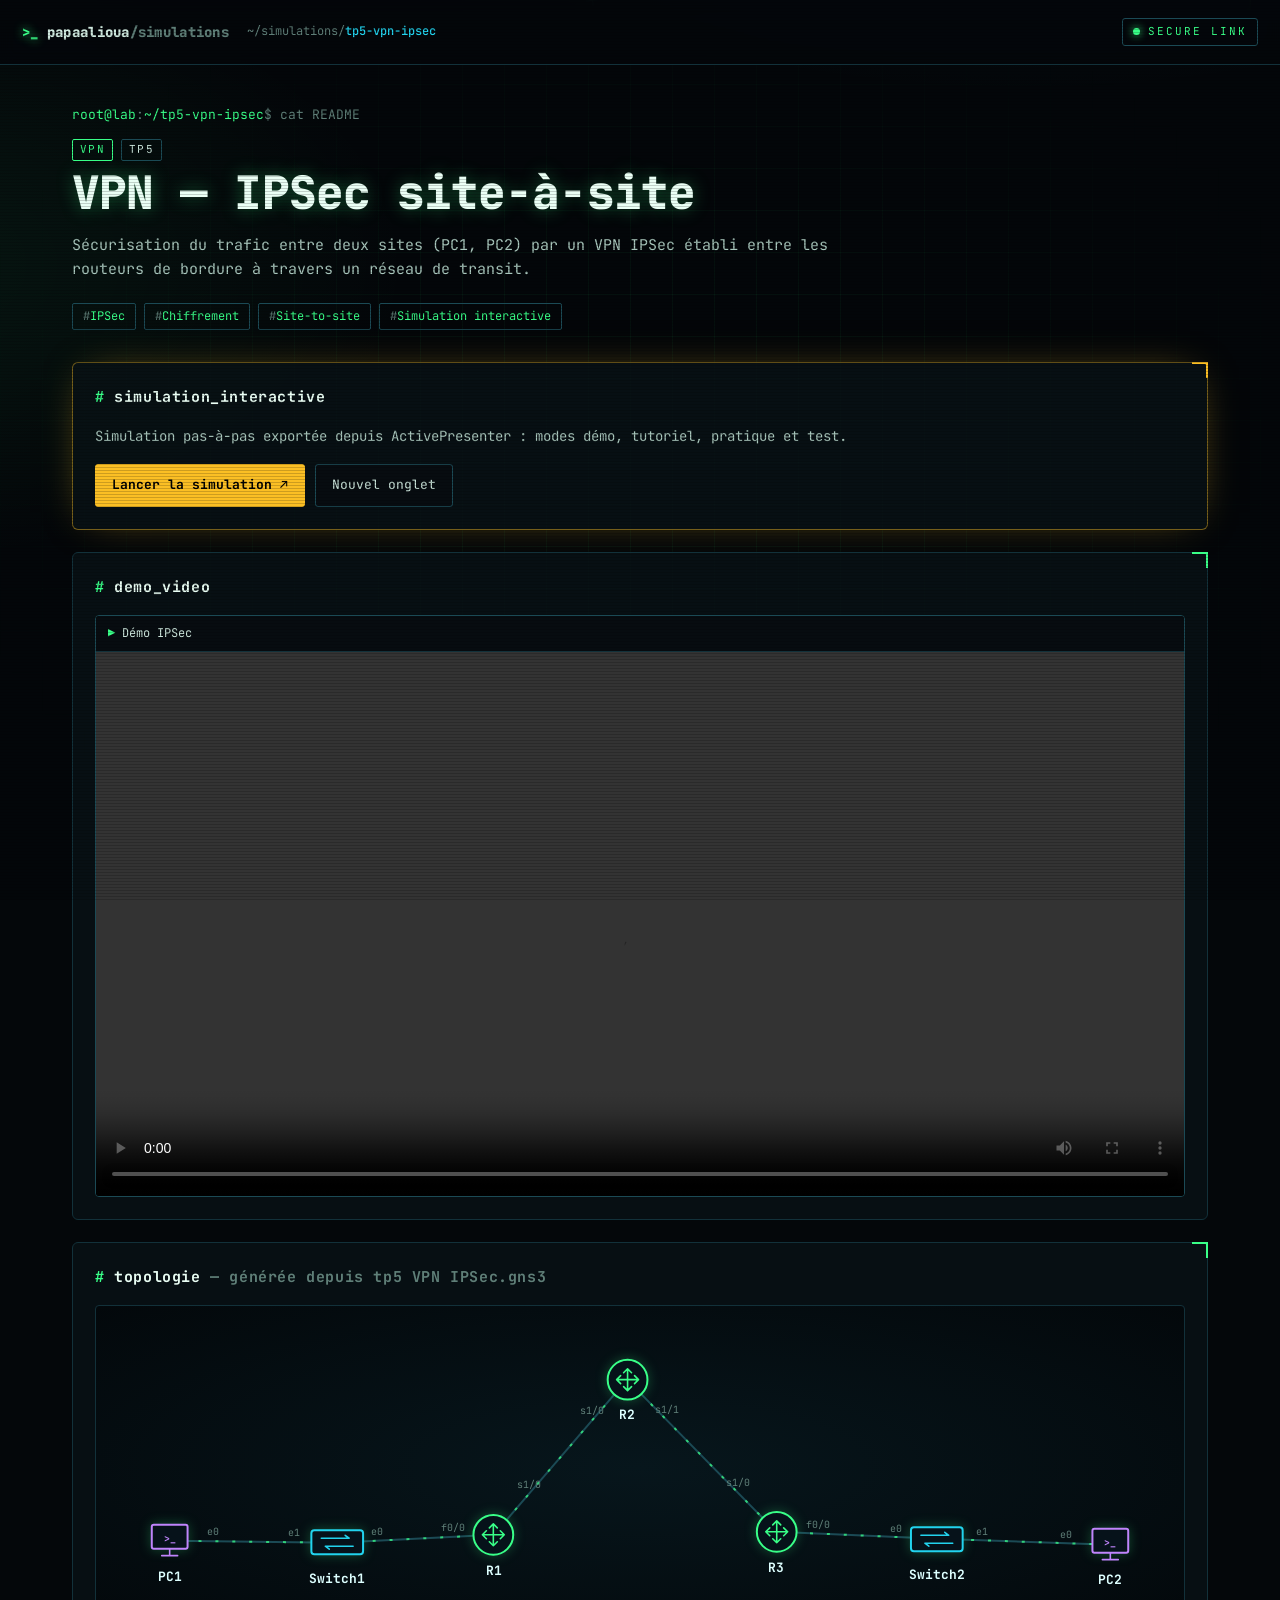
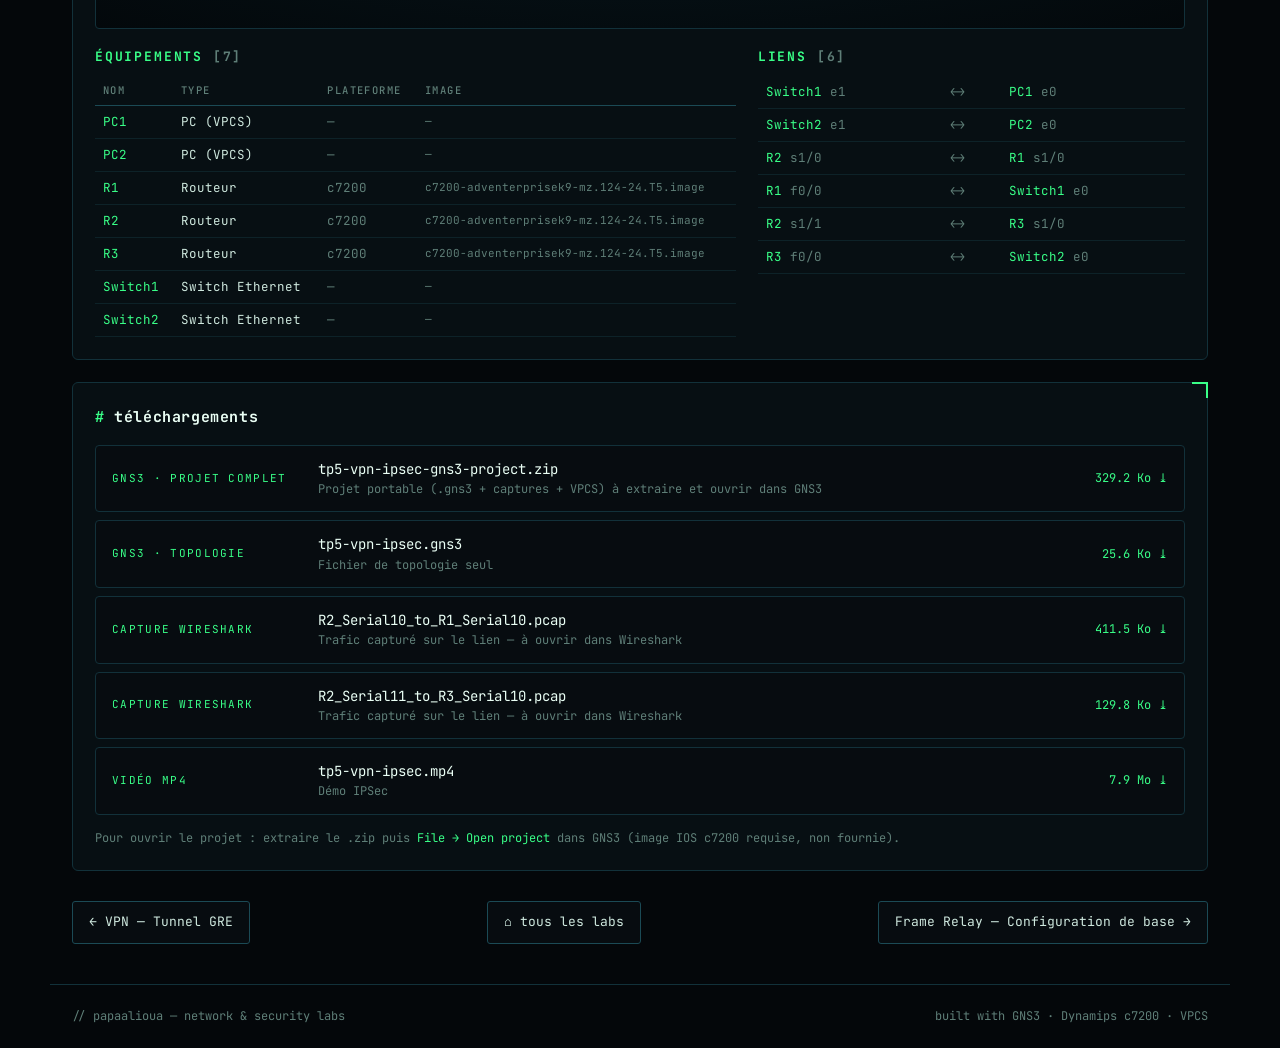
<file: tp5-vpn-ipsec/index.html>
<!doctype html>
<html lang="fr"><head><meta charset="utf-8"><meta name="viewport" content="width=device-width,initial-scale=1">
<title>TP5 · VPN — IPSec site-à-site — papaalioua</title>
<meta name="description" content="Labs réseau GNS3 — MPLS, VPN GRE/IPSec, Frame Relay — par papaalioua">
<link rel="icon" href="data:image/svg+xml,%3Csvg xmlns='http://www.w3.org/2000/svg' viewBox='0 0 32 32'%3E%3Crect width='32' height='32' rx='6' fill='%2305080b'/%3E%3Ctext x='5' y='22' font-family='monospace' font-size='16' font-weight='bold' fill='%2339ff88'%3E%3E_%3C/text%3E%3C/svg%3E">
<link rel="preconnect" href="https://fonts.googleapis.com"><link rel="preconnect" href="https://fonts.gstatic.com" crossorigin><link href="https://fonts.googleapis.com/css2?family=JetBrains+Mono:wght@400;500;700;800&display=swap" rel="stylesheet"><link rel="stylesheet" href="../assets/style.css"></head>
<body><canvas id="matrix" aria-hidden="true"></canvas><div class="scan" aria-hidden="true"></div>
<header class="wrap top"><a class="logo" href="../index.html"><span class="g">&gt;_</span> papaalioua<span class="dim">/simulations</span></a><span class="crumb">~/simulations/<b>tp5-vpn-ipsec</b></span><span class="status"><i></i>SECURE LINK</span></header>
<main class="wrap lab" style="--c:#39ff88">
  <section class="hero small">
    <p class="prompt"><span class="g">root@lab</span>:<span class="c">~/tp5-vpn-ipsec</span>$ cat README</p>
    <div class="meta"><span class="cat">VPN</span><span class="num">TP5</span></div>
    <h1 class="glitch" data-t="VPN — IPSec site-à-site">VPN — IPSec site-à-site</h1>
    <p class="lead">Sécurisation du trafic entre deux sites (PC1, PC2) par un VPN IPSec établi entre les routeurs de bordure à travers un réseau de transit.</p>
    <div class="tags"><span class="tag">IPSec</span><span class="tag">Chiffrement</span><span class="tag">Site-to-site</span><span class="tag">Simulation interactive</span></div>
  </section>
  <section class="panel sim"><h2><span class="hash">#</span> simulation_interactive</h2><p>Simulation pas-à-pas exportée depuis ActivePresenter : modes démo, tutoriel, pratique et test.</p><div class="btns"><a class="btn pri" href="HTML5/index.html">Lancer la simulation ↗</a><a class="btn" href="HTML5/index.html" target="_blank" rel="noopener">Nouvel onglet</a></div></section>
  <section class="panel"><h2><span class="hash">#</span> demo_video</h2><div class="vids"><figure class="vid"><figcaption><span class="g">▶</span> Démo IPSec</figcaption><video controls preload="metadata" src="files/tp5-vpn-ipsec.mp4#t=0.5"></video></figure></div></section>
  <section class="panel"><h2><span class="hash">#</span> topologie <span class="dim">— générée depuis tp5 VPN IPSec.gns3</span></h2>
    <div class="topo-wrap"><svg viewBox="0 0 1066 296" class="topo" role="img" aria-label="Topologie GNS3"><line x1="228" y1="224" x2="60" y2="222" class="lk"/><line x1="228" y1="224" x2="60" y2="222" class="pk"/><text x="185" y="217" class="pl">e1</text><text x="104" y="216" class="pl">e0</text><line x1="832" y1="220" x2="1006" y2="226" class="lk"/><line x1="832" y1="220" x2="1006" y2="226" class="pk"/><text x="877" y="216" class="pl">e1</text><text x="961" y="219" class="pl">e0</text><line x1="520" y1="60" x2="386" y2="216" class="lk"/><line x1="520" y1="60" x2="386" y2="216" class="pk"/><text x="485" y="95" class="pl">s1/0</text><text x="421" y="169" class="pl">s1/0</text><line x1="386" y1="216" x2="228" y2="224" class="lk"/><line x1="386" y1="216" x2="228" y2="224" class="pk"/><text x="345" y="212" class="pl">f0/0</text><text x="269" y="216" class="pl">e0</text><line x1="520" y1="60" x2="670" y2="213" class="lk"/><line x1="520" y1="60" x2="670" y2="213" class="pk"/><text x="560" y="94" class="pl">s1/1</text><text x="632" y="167" class="pl">s1/0</text><line x1="670" y1="213" x2="832" y2="220" class="lk"/><line x1="670" y1="213" x2="832" y2="220" class="pk"/><text x="712" y="209" class="pl">f0/0</text><text x="790" y="213" class="pl">e0</text><g class="node"><rect x="42.0" y="206.0" width="36" height="24" rx="2" class="nd" stroke="#c084fc"/><path d="M52.0 237.0h16M60.0 230.0v7" stroke="#c084fc" class="gl"/><text x="60.0" y="223.0" class="gt sm" fill="#c084fc">&gt;_</text><text x="60" y="262" class="nl">PC1</text></g><g class="node"><rect x="988.0" y="210.0" width="36" height="24" rx="2" class="nd" stroke="#c084fc"/><path d="M998.0 241.0h16M1006.0 234.0v7" stroke="#c084fc" class="gl"/><text x="1006.0" y="227.0" class="gt sm" fill="#c084fc">&gt;_</text><text x="1006" y="266" class="nl">PC2</text></g><g class="node"><rect x="202.5" y="211.5" width="52" height="24" rx="3" class="nd" stroke="#22d3ee"/><path d="M212.5 219.5h28l-4-3M244.5 227.5h-28l4 3" stroke="#22d3ee" class="gl"/><text x="228" y="264" class="nl">Switch1</text></g><g class="node"><rect x="805.5" y="208.5" width="52" height="24" rx="3" class="nd" stroke="#22d3ee"/><path d="M815.5 216.5h28l-4-3M847.5 224.5h-28l4 3" stroke="#22d3ee" class="gl"/><text x="832" y="260" class="nl">Switch2</text></g><g class="node"><circle cx="385.5" cy="216.0" r="20" class="nd" stroke="#39ff88"/><path d="M374.5 216.0h22M385.5 205.0v22M392.5 212.0l4 4-4 4M378.5 212.0l-4 4 4 4M381.5 209.0l4-4 4 4M381.5 223.0l4 4 4-4" stroke="#39ff88" class="gl"/><text x="386" y="256" class="nl">R1</text></g><g class="node"><circle cx="520.5" cy="60.0" r="20" class="nd" stroke="#39ff88"/><path d="M509.5 60.0h22M520.5 49.0v22M527.5 56.0l4 4-4 4M513.5 56.0l-4 4 4 4M516.5 53.0l4-4 4 4M516.5 67.0l4 4 4-4" stroke="#39ff88" class="gl"/><text x="520" y="100" class="nl">R2</text></g><g class="node"><circle cx="670.5" cy="213.0" r="20" class="nd" stroke="#39ff88"/><path d="M659.5 213.0h22M670.5 202.0v22M677.5 209.0l4 4-4 4M663.5 209.0l-4 4 4 4M666.5 206.0l4-4 4 4M666.5 220.0l4 4 4-4" stroke="#39ff88" class="gl"/><text x="670" y="253" class="nl">R3</text></g></svg></div>
    <div class="grid2">
      <div><h3>équipements <span class="dim">[7]</span></h3><table><tr><th>nom</th><th>type</th><th>plateforme</th><th>image</th></tr><tr><td class="g">PC1</td><td>PC (VPCS)</td><td class="dim">—</td><td class="dim mono-s">—</td></tr><tr><td class="g">PC2</td><td>PC (VPCS)</td><td class="dim">—</td><td class="dim mono-s">—</td></tr><tr><td class="g">R1</td><td>Routeur</td><td class="dim">c7200</td><td class="dim mono-s">c7200-adventerprisek9-mz.124-24.T5.image</td></tr><tr><td class="g">R2</td><td>Routeur</td><td class="dim">c7200</td><td class="dim mono-s">c7200-adventerprisek9-mz.124-24.T5.image</td></tr><tr><td class="g">R3</td><td>Routeur</td><td class="dim">c7200</td><td class="dim mono-s">c7200-adventerprisek9-mz.124-24.T5.image</td></tr><tr><td class="g">Switch1</td><td>Switch Ethernet</td><td class="dim">—</td><td class="dim mono-s">—</td></tr><tr><td class="g">Switch2</td><td>Switch Ethernet</td><td class="dim">—</td><td class="dim mono-s">—</td></tr></table></div>
      <div><h3>liens <span class="dim">[6]</span></h3><table><tr><td><span class="g">Switch1</span> <span class="dim">e1</span></td><td class="dim">⟷</td><td><span class="g">PC1</span> <span class="dim">e0</span></td></tr><tr><td><span class="g">Switch2</span> <span class="dim">e1</span></td><td class="dim">⟷</td><td><span class="g">PC2</span> <span class="dim">e0</span></td></tr><tr><td><span class="g">R2</span> <span class="dim">s1/0</span></td><td class="dim">⟷</td><td><span class="g">R1</span> <span class="dim">s1/0</span></td></tr><tr><td><span class="g">R1</span> <span class="dim">f0/0</span></td><td class="dim">⟷</td><td><span class="g">Switch1</span> <span class="dim">e0</span></td></tr><tr><td><span class="g">R2</span> <span class="dim">s1/1</span></td><td class="dim">⟷</td><td><span class="g">R3</span> <span class="dim">s1/0</span></td></tr><tr><td><span class="g">R3</span> <span class="dim">f0/0</span></td><td class="dim">⟷</td><td><span class="g">Switch2</span> <span class="dim">e0</span></td></tr></table></div>
    </div>
  </section>
  <section class="panel"><h2><span class="hash">#</span> téléchargements</h2><div class="dls"><a class="dl" href="files/tp5-vpn-ipsec-gns3-project.zip" download><span class="k">GNS3 · projet complet</span><span class="fn">tp5-vpn-ipsec-gns3-project.zip</span><span class="nt">Projet portable (.gns3 + captures + VPCS) à extraire et ouvrir dans GNS3</span><span class="sz">329.2 Ko</span></a><a class="dl" href="files/tp5-vpn-ipsec.gns3" download><span class="k">GNS3 · topologie</span><span class="fn">tp5-vpn-ipsec.gns3</span><span class="nt">Fichier de topologie seul</span><span class="sz">25.6 Ko</span></a><a class="dl" href="files/R2_Serial10_to_R1_Serial10.pcap" download><span class="k">Capture Wireshark</span><span class="fn">R2_Serial10_to_R1_Serial10.pcap</span><span class="nt">Trafic capturé sur le lien — à ouvrir dans Wireshark</span><span class="sz">411.5 Ko</span></a><a class="dl" href="files/R2_Serial11_to_R3_Serial10.pcap" download><span class="k">Capture Wireshark</span><span class="fn">R2_Serial11_to_R3_Serial10.pcap</span><span class="nt">Trafic capturé sur le lien — à ouvrir dans Wireshark</span><span class="sz">129.8 Ko</span></a><a class="dl" href="files/tp5-vpn-ipsec.mp4" download><span class="k">Vidéo MP4</span><span class="fn">tp5-vpn-ipsec.mp4</span><span class="nt">Démo IPSec</span><span class="sz">7.9 Mo</span></a></div>
    <p class="hint">Pour ouvrir le projet : extraire le .zip puis <span class="g">File → Open project</span> dans GNS3 (image IOS c7200 requise, non fournie).</p></section>
  <nav class="pager"><a class="btn" href="../tp5-vpn-gre/index.html">← VPN — Tunnel GRE</a>
  <a class="btn" href="../index.html">⌂ tous les labs</a>
  <a class="btn" href="../tp6-frame-relay-base/index.html">Frame Relay — Configuration de base →</a></nav>
</main>
<footer class="wrap foot"><span>// papaalioua — network &amp; security labs</span><span>built with GNS3 · Dynamips c7200 · VPCS</span></footer>
<script src="../assets/fx.js"></script></body></html>
</file>
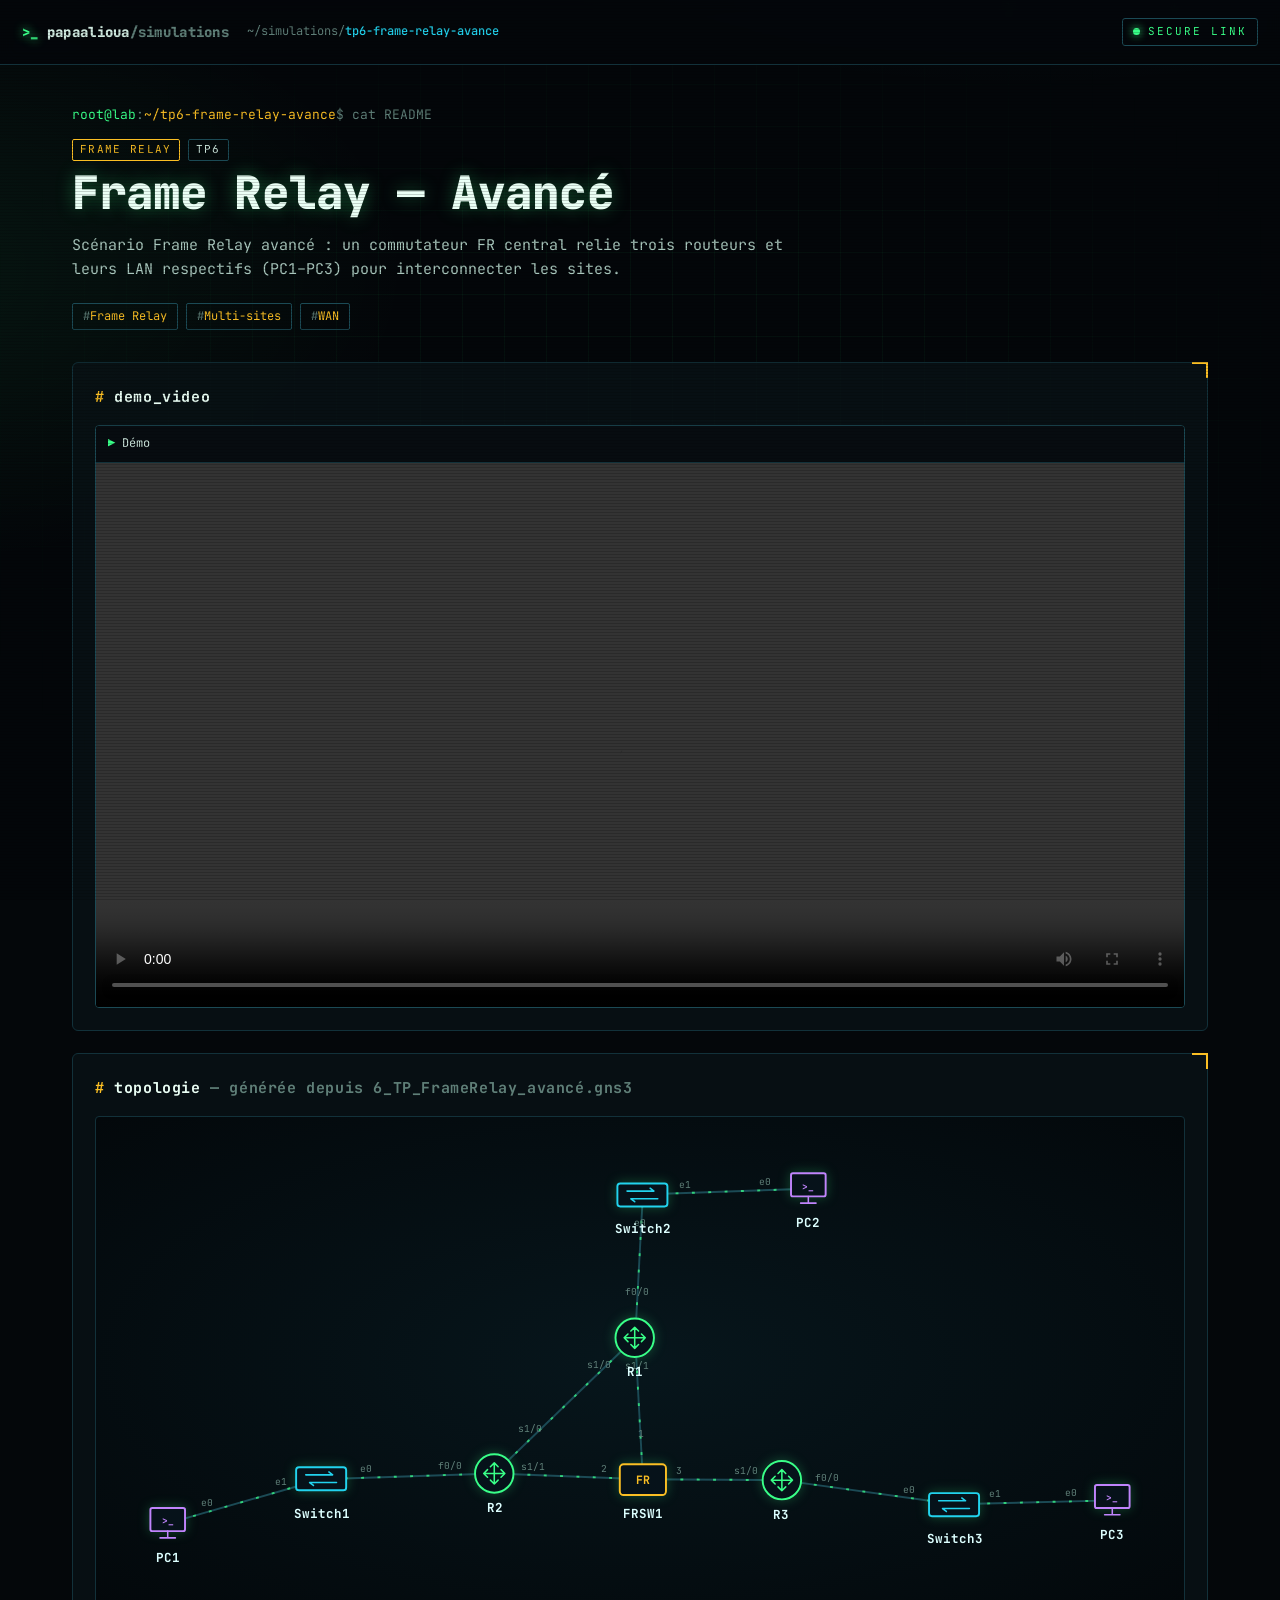
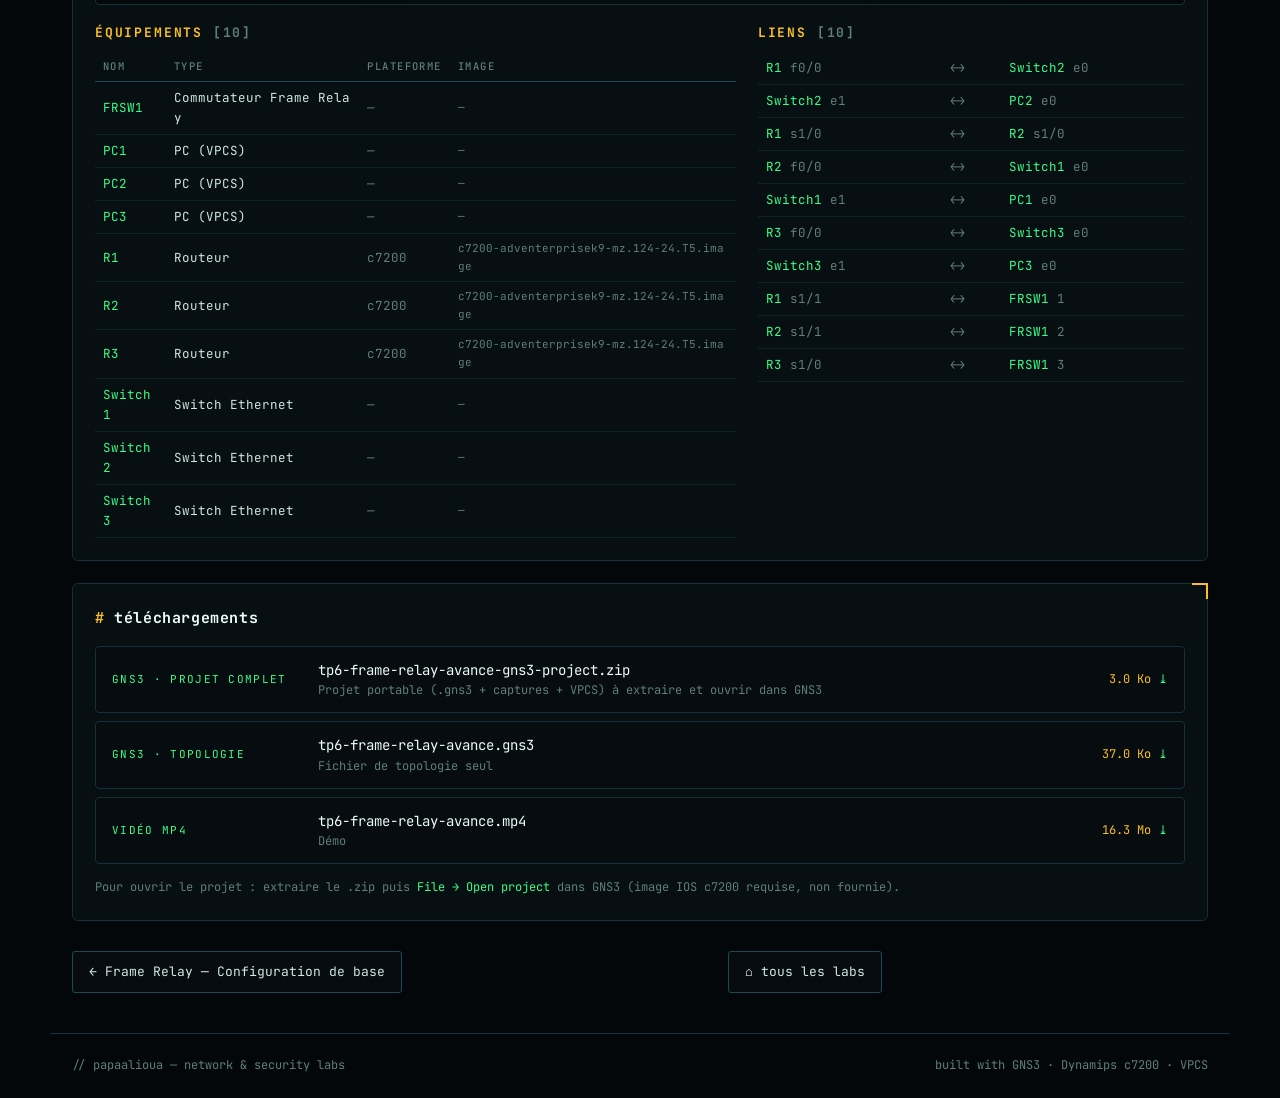
<file: tp6-frame-relay-avance/index.html>
<!doctype html>
<html lang="fr"><head><meta charset="utf-8"><meta name="viewport" content="width=device-width,initial-scale=1">
<title>TP6 · Frame Relay — Avancé — papaalioua</title>
<meta name="description" content="Labs réseau GNS3 — MPLS, VPN GRE/IPSec, Frame Relay — par papaalioua">
<link rel="icon" href="data:image/svg+xml,%3Csvg xmlns='http://www.w3.org/2000/svg' viewBox='0 0 32 32'%3E%3Crect width='32' height='32' rx='6' fill='%2305080b'/%3E%3Ctext x='5' y='22' font-family='monospace' font-size='16' font-weight='bold' fill='%2339ff88'%3E%3E_%3C/text%3E%3C/svg%3E">
<link rel="preconnect" href="https://fonts.googleapis.com"><link rel="preconnect" href="https://fonts.gstatic.com" crossorigin><link href="https://fonts.googleapis.com/css2?family=JetBrains+Mono:wght@400;500;700;800&display=swap" rel="stylesheet"><link rel="stylesheet" href="../assets/style.css"></head>
<body><canvas id="matrix" aria-hidden="true"></canvas><div class="scan" aria-hidden="true"></div>
<header class="wrap top"><a class="logo" href="../index.html"><span class="g">&gt;_</span> papaalioua<span class="dim">/simulations</span></a><span class="crumb">~/simulations/<b>tp6-frame-relay-avance</b></span><span class="status"><i></i>SECURE LINK</span></header>
<main class="wrap lab" style="--c:#fbbf24">
  <section class="hero small">
    <p class="prompt"><span class="g">root@lab</span>:<span class="c">~/tp6-frame-relay-avance</span>$ cat README</p>
    <div class="meta"><span class="cat">Frame Relay</span><span class="num">TP6</span></div>
    <h1 class="glitch" data-t="Frame Relay — Avancé">Frame Relay — Avancé</h1>
    <p class="lead">Scénario Frame Relay avancé : un commutateur FR central relie trois routeurs et leurs LAN respectifs (PC1–PC3) pour interconnecter les sites.</p>
    <div class="tags"><span class="tag">Frame Relay</span><span class="tag">Multi-sites</span><span class="tag">WAN</span></div>
  </section>
  
  <section class="panel"><h2><span class="hash">#</span> demo_video</h2><div class="vids"><figure class="vid"><figcaption><span class="g">▶</span> Démo</figcaption><video controls preload="metadata" src="files/tp6-frame-relay-avance.mp4#t=0.5"></video></figure></div></section>
  <section class="panel"><h2><span class="hash">#</span> topologie <span class="dim">— générée depuis 6_TP_FrameRelay_avancé.gns3</span></h2>
    <div class="topo-wrap"><svg viewBox="0 0 1102 478" class="topo" role="img" aria-label="Topologie GNS3"><line x1="546" y1="215" x2="554" y2="66" class="lk"/><line x1="546" y1="215" x2="554" y2="66" class="pk"/><text x="548" y="170" class="pl">f0/0</text><text x="551" y="99" class="pl">e0</text><line x1="554" y1="66" x2="726" y2="60" class="lk"/><line x1="554" y1="66" x2="726" y2="60" class="pk"/><text x="598" y="59" class="pl">e1</text><text x="681" y="56" class="pl">e0</text><line x1="546" y1="215" x2="400" y2="356" class="lk"/><line x1="546" y1="215" x2="400" y2="356" class="pk"/><text x="508" y="246" class="pl">s1/0</text><text x="437" y="313" class="pl">s1/0</text><line x1="400" y1="356" x2="220" y2="362" class="lk"/><line x1="400" y1="356" x2="220" y2="362" class="pk"/><text x="353" y="351" class="pl">f0/0</text><text x="266" y="354" class="pl">e0</text><line x1="220" y1="362" x2="60" y2="408" class="lk"/><line x1="220" y1="362" x2="60" y2="408" class="pk"/><text x="178" y="368" class="pl">e1</text><text x="101" y="390" class="pl">e0</text><line x1="698" y1="363" x2="878" y2="388" class="lk"/><line x1="698" y1="363" x2="878" y2="388" class="pk"/><text x="745" y="364" class="pl">f0/0</text><text x="831" y="376" class="pl">e0</text><line x1="878" y1="388" x2="1042" y2="384" class="lk"/><line x1="878" y1="388" x2="1042" y2="384" class="pk"/><text x="920" y="381" class="pl">e1</text><text x="999" y="379" class="pl">e0</text><line x1="546" y1="215" x2="554" y2="362" class="lk"/><line x1="546" y1="215" x2="554" y2="362" class="pk"/><text x="548" y="247" class="pl">s1/1</text><text x="552" y="318" class="pl">1</text><line x1="400" y1="356" x2="554" y2="362" class="lk"/><line x1="400" y1="356" x2="554" y2="362" class="pk"/><text x="440" y="352" class="pl">s1/1</text><text x="514" y="355" class="pl">2</text><line x1="698" y1="363" x2="554" y2="362" class="lk"/><line x1="698" y1="363" x2="554" y2="362" class="pk"/><text x="661" y="357" class="pl">s1/0</text><text x="592" y="357" class="pl">3</text><g class="node"><circle cx="545.5" cy="215.0" r="20" class="nd" stroke="#39ff88"/><path d="M534.5 215.0h22M545.5 204.0v22M552.5 211.0l4 4-4 4M538.5 211.0l-4 4 4 4M541.5 208.0l4-4 4 4M541.5 222.0l4 4 4-4" stroke="#39ff88" class="gl"/><text x="546" y="255" class="nl">R1</text></g><g class="node"><circle cx="399.5" cy="356.0" r="20" class="nd" stroke="#39ff88"/><path d="M388.5 356.0h22M399.5 345.0v22M406.5 352.0l4 4-4 4M392.5 352.0l-4 4 4 4M395.5 349.0l4-4 4 4M395.5 363.0l4 4 4-4" stroke="#39ff88" class="gl"/><text x="400" y="396" class="nl">R2</text></g><g class="node"><circle cx="698.5" cy="363.0" r="20" class="nd" stroke="#39ff88"/><path d="M687.5 363.0h22M698.5 352.0v22M705.5 359.0l4 4-4 4M691.5 359.0l-4 4 4 4M694.5 356.0l4-4 4 4M694.5 370.0l4 4 4-4" stroke="#39ff88" class="gl"/><text x="698" y="403" class="nl">R3</text></g><g class="node"><rect x="530.0" y="346.5" width="48" height="32" rx="4" class="nd" stroke="#fbbf24"/><text x="554.0" y="367.5" class="gt" fill="#fbbf24">FR</text><text x="554" y="402" class="nl">FRSW1</text></g><g class="node"><rect x="193.5" y="349.5" width="52" height="24" rx="3" class="nd" stroke="#22d3ee"/><path d="M203.5 357.5h28l-4-3M235.5 365.5h-28l4 3" stroke="#22d3ee" class="gl"/><text x="220" y="402" class="nl">Switch1</text></g><g class="node"><rect x="527.5" y="54.5" width="52" height="24" rx="3" class="nd" stroke="#22d3ee"/><path d="M537.5 62.5h28l-4-3M569.5 70.5h-28l4 3" stroke="#22d3ee" class="gl"/><text x="554" y="106" class="nl">Switch2</text></g><g class="node"><rect x="851.5" y="376.5" width="52" height="24" rx="3" class="nd" stroke="#22d3ee"/><path d="M861.5 384.5h28l-4-3M893.5 392.5h-28l4 3" stroke="#22d3ee" class="gl"/><text x="878" y="428" class="nl">Switch3</text></g><g class="node"><rect x="42.0" y="392.0" width="36" height="24" rx="2" class="nd" stroke="#c084fc"/><path d="M52.0 423.0h16M60.0 416.0v7" stroke="#c084fc" class="gl"/><text x="60.0" y="409.0" class="gt sm" fill="#c084fc">&gt;_</text><text x="60" y="448" class="nl">PC1</text></g><g class="node"><rect x="708.0" y="44.0" width="36" height="24" rx="2" class="nd" stroke="#c084fc"/><path d="M718.0 75.0h16M726.0 68.0v7" stroke="#c084fc" class="gl"/><text x="726.0" y="61.0" class="gt sm" fill="#c084fc">&gt;_</text><text x="726" y="100" class="nl">PC2</text></g><g class="node"><rect x="1024.0" y="368.0" width="36" height="24" rx="2" class="nd" stroke="#c084fc"/><path d="M1034.0 399.0h16M1042.0 392.0v7" stroke="#c084fc" class="gl"/><text x="1042.0" y="385.0" class="gt sm" fill="#c084fc">&gt;_</text><text x="1042" y="424" class="nl">PC3</text></g></svg></div>
    <div class="grid2">
      <div><h3>équipements <span class="dim">[10]</span></h3><table><tr><th>nom</th><th>type</th><th>plateforme</th><th>image</th></tr><tr><td class="g">FRSW1</td><td>Commutateur Frame Relay</td><td class="dim">—</td><td class="dim mono-s">—</td></tr><tr><td class="g">PC1</td><td>PC (VPCS)</td><td class="dim">—</td><td class="dim mono-s">—</td></tr><tr><td class="g">PC2</td><td>PC (VPCS)</td><td class="dim">—</td><td class="dim mono-s">—</td></tr><tr><td class="g">PC3</td><td>PC (VPCS)</td><td class="dim">—</td><td class="dim mono-s">—</td></tr><tr><td class="g">R1</td><td>Routeur</td><td class="dim">c7200</td><td class="dim mono-s">c7200-adventerprisek9-mz.124-24.T5.image</td></tr><tr><td class="g">R2</td><td>Routeur</td><td class="dim">c7200</td><td class="dim mono-s">c7200-adventerprisek9-mz.124-24.T5.image</td></tr><tr><td class="g">R3</td><td>Routeur</td><td class="dim">c7200</td><td class="dim mono-s">c7200-adventerprisek9-mz.124-24.T5.image</td></tr><tr><td class="g">Switch1</td><td>Switch Ethernet</td><td class="dim">—</td><td class="dim mono-s">—</td></tr><tr><td class="g">Switch2</td><td>Switch Ethernet</td><td class="dim">—</td><td class="dim mono-s">—</td></tr><tr><td class="g">Switch3</td><td>Switch Ethernet</td><td class="dim">—</td><td class="dim mono-s">—</td></tr></table></div>
      <div><h3>liens <span class="dim">[10]</span></h3><table><tr><td><span class="g">R1</span> <span class="dim">f0/0</span></td><td class="dim">⟷</td><td><span class="g">Switch2</span> <span class="dim">e0</span></td></tr><tr><td><span class="g">Switch2</span> <span class="dim">e1</span></td><td class="dim">⟷</td><td><span class="g">PC2</span> <span class="dim">e0</span></td></tr><tr><td><span class="g">R1</span> <span class="dim">s1/0</span></td><td class="dim">⟷</td><td><span class="g">R2</span> <span class="dim">s1/0</span></td></tr><tr><td><span class="g">R2</span> <span class="dim">f0/0</span></td><td class="dim">⟷</td><td><span class="g">Switch1</span> <span class="dim">e0</span></td></tr><tr><td><span class="g">Switch1</span> <span class="dim">e1</span></td><td class="dim">⟷</td><td><span class="g">PC1</span> <span class="dim">e0</span></td></tr><tr><td><span class="g">R3</span> <span class="dim">f0/0</span></td><td class="dim">⟷</td><td><span class="g">Switch3</span> <span class="dim">e0</span></td></tr><tr><td><span class="g">Switch3</span> <span class="dim">e1</span></td><td class="dim">⟷</td><td><span class="g">PC3</span> <span class="dim">e0</span></td></tr><tr><td><span class="g">R1</span> <span class="dim">s1/1</span></td><td class="dim">⟷</td><td><span class="g">FRSW1</span> <span class="dim">1</span></td></tr><tr><td><span class="g">R2</span> <span class="dim">s1/1</span></td><td class="dim">⟷</td><td><span class="g">FRSW1</span> <span class="dim">2</span></td></tr><tr><td><span class="g">R3</span> <span class="dim">s1/0</span></td><td class="dim">⟷</td><td><span class="g">FRSW1</span> <span class="dim">3</span></td></tr></table></div>
    </div>
  </section>
  <section class="panel"><h2><span class="hash">#</span> téléchargements</h2><div class="dls"><a class="dl" href="files/tp6-frame-relay-avance-gns3-project.zip" download><span class="k">GNS3 · projet complet</span><span class="fn">tp6-frame-relay-avance-gns3-project.zip</span><span class="nt">Projet portable (.gns3 + captures + VPCS) à extraire et ouvrir dans GNS3</span><span class="sz">3.0 Ko</span></a><a class="dl" href="files/tp6-frame-relay-avance.gns3" download><span class="k">GNS3 · topologie</span><span class="fn">tp6-frame-relay-avance.gns3</span><span class="nt">Fichier de topologie seul</span><span class="sz">37.0 Ko</span></a><a class="dl" href="files/tp6-frame-relay-avance.mp4" download><span class="k">Vidéo MP4</span><span class="fn">tp6-frame-relay-avance.mp4</span><span class="nt">Démo</span><span class="sz">16.3 Mo</span></a></div>
    <p class="hint">Pour ouvrir le projet : extraire le .zip puis <span class="g">File → Open project</span> dans GNS3 (image IOS c7200 requise, non fournie).</p></section>
  <nav class="pager"><a class="btn" href="../tp6-frame-relay-base/index.html">← Frame Relay — Configuration de base</a>
  <a class="btn" href="../index.html">⌂ tous les labs</a>
  <span></span></nav>
</main>
<footer class="wrap foot"><span>// papaalioua — network &amp; security labs</span><span>built with GNS3 · Dynamips c7200 · VPCS</span></footer>
<script src="../assets/fx.js"></script></body></html>
</file>
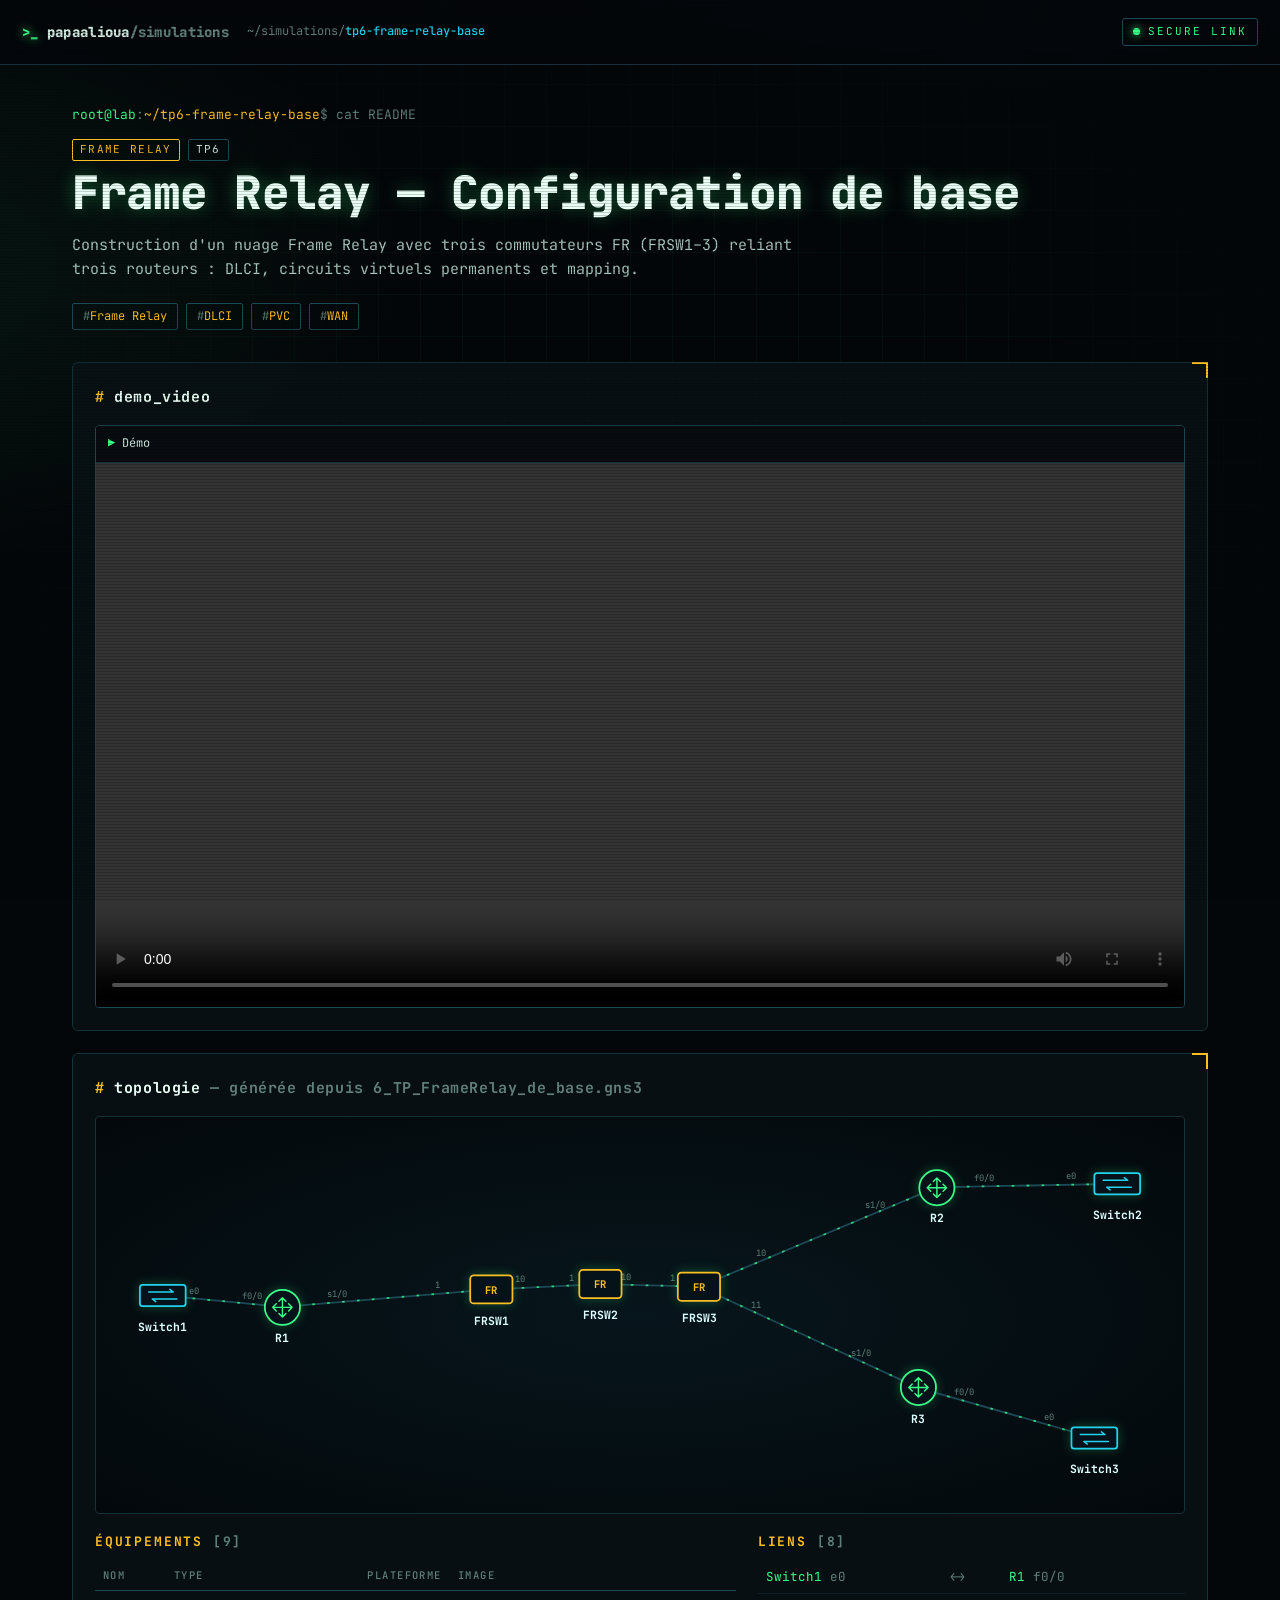
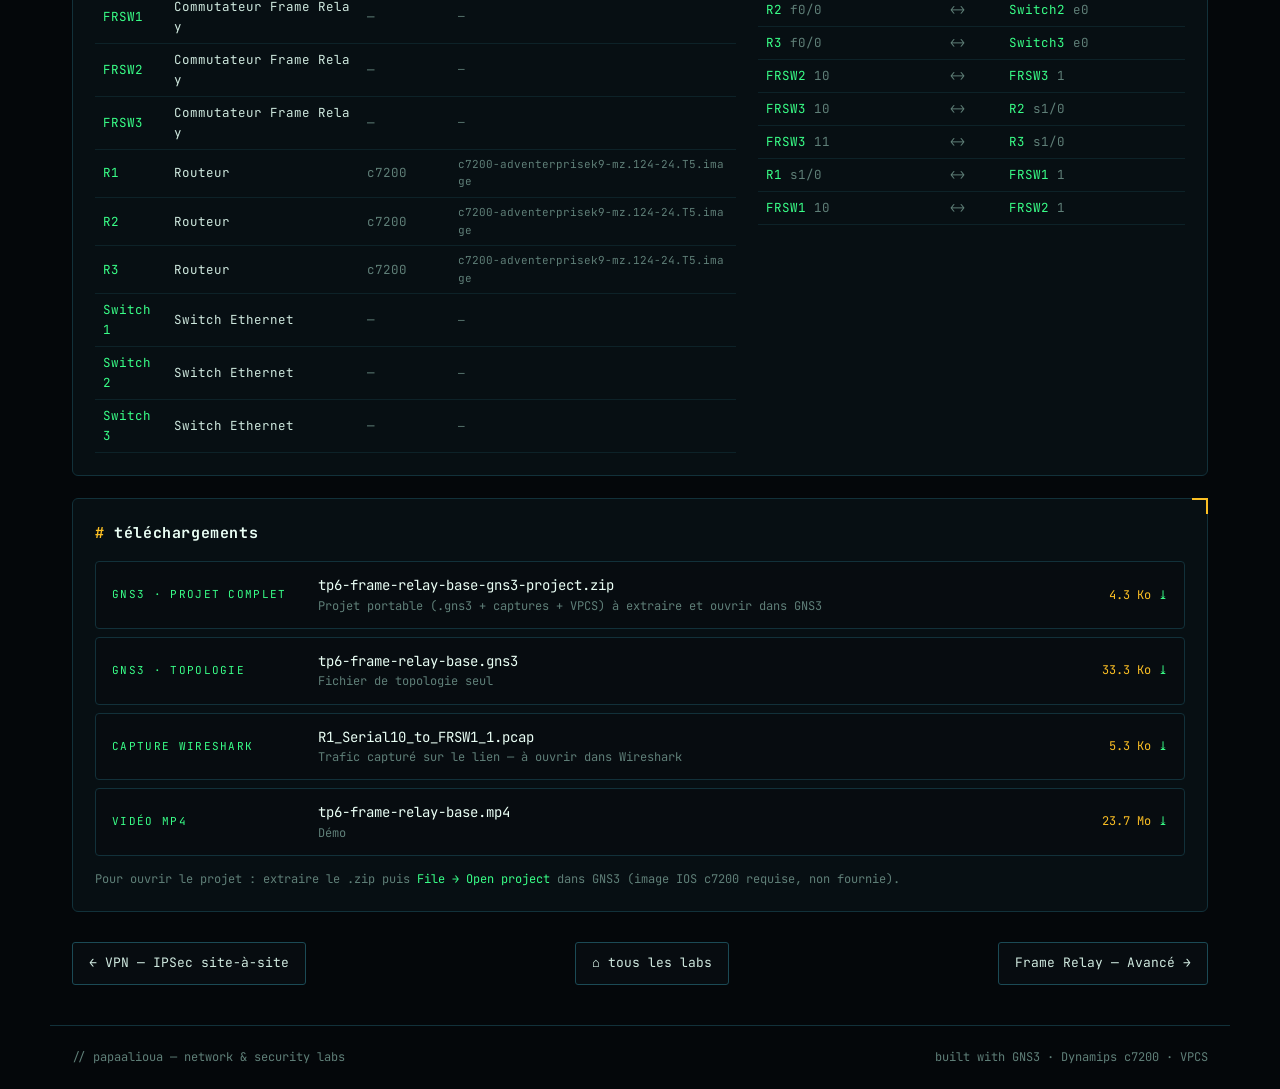
<file: tp6-frame-relay-base/index.html>
<!doctype html>
<html lang="fr"><head><meta charset="utf-8"><meta name="viewport" content="width=device-width,initial-scale=1">
<title>TP6 · Frame Relay — Configuration de base — papaalioua</title>
<meta name="description" content="Labs réseau GNS3 — MPLS, VPN GRE/IPSec, Frame Relay — par papaalioua">
<link rel="icon" href="data:image/svg+xml,%3Csvg xmlns='http://www.w3.org/2000/svg' viewBox='0 0 32 32'%3E%3Crect width='32' height='32' rx='6' fill='%2305080b'/%3E%3Ctext x='5' y='22' font-family='monospace' font-size='16' font-weight='bold' fill='%2339ff88'%3E%3E_%3C/text%3E%3C/svg%3E">
<link rel="preconnect" href="https://fonts.googleapis.com"><link rel="preconnect" href="https://fonts.gstatic.com" crossorigin><link href="https://fonts.googleapis.com/css2?family=JetBrains+Mono:wght@400;500;700;800&display=swap" rel="stylesheet"><link rel="stylesheet" href="../assets/style.css"></head>
<body><canvas id="matrix" aria-hidden="true"></canvas><div class="scan" aria-hidden="true"></div>
<header class="wrap top"><a class="logo" href="../index.html"><span class="g">&gt;_</span> papaalioua<span class="dim">/simulations</span></a><span class="crumb">~/simulations/<b>tp6-frame-relay-base</b></span><span class="status"><i></i>SECURE LINK</span></header>
<main class="wrap lab" style="--c:#fbbf24">
  <section class="hero small">
    <p class="prompt"><span class="g">root@lab</span>:<span class="c">~/tp6-frame-relay-base</span>$ cat README</p>
    <div class="meta"><span class="cat">Frame Relay</span><span class="num">TP6</span></div>
    <h1 class="glitch" data-t="Frame Relay — Configuration de base">Frame Relay — Configuration de base</h1>
    <p class="lead">Construction d&#x27;un nuage Frame Relay avec trois commutateurs FR (FRSW1–3) reliant trois routeurs : DLCI, circuits virtuels permanents et mapping.</p>
    <div class="tags"><span class="tag">Frame Relay</span><span class="tag">DLCI</span><span class="tag">PVC</span><span class="tag">WAN</span></div>
  </section>
  
  <section class="panel"><h2><span class="hash">#</span> demo_video</h2><div class="vids"><figure class="vid"><figcaption><span class="g">▶</span> Démo</figcaption><video controls preload="metadata" src="files/tp6-frame-relay-base.mp4#t=0.5"></video></figure></div></section>
  <section class="panel"><h2><span class="hash">#</span> topologie <span class="dim">— générée depuis 6_TP_FrameRelay_de_base.gns3</span></h2>
    <div class="topo-wrap"><svg viewBox="0 0 1205 419" class="topo" role="img" aria-label="Topologie GNS3"><line x1="60" y1="187" x2="196" y2="200" class="lk"/><line x1="60" y1="187" x2="196" y2="200" class="pk"/><text x="95" y="185" class="pl">e0</text><text x="161" y="191" class="pl">f0/0</text><line x1="940" y1="64" x2="1145" y2="60" class="lk"/><line x1="940" y1="64" x2="1145" y2="60" class="pk"/><text x="993" y="57" class="pl">f0/0</text><text x="1092" y="55" class="pl">e0</text><line x1="919" y1="292" x2="1119" y2="349" class="lk"/><line x1="919" y1="292" x2="1119" y2="349" class="pk"/><text x="971" y="300" class="pl">f0/0</text><text x="1067" y="328" class="pl">e0</text><line x1="558" y1="174" x2="670" y2="177" class="lk"/><line x1="558" y1="174" x2="670" y2="177" class="pk"/><text x="587" y="169" class="pl">10</text><text x="640" y="170" class="pl">1</text><line x1="670" y1="177" x2="940" y2="64" class="lk"/><line x1="670" y1="177" x2="940" y2="64" class="pk"/><text x="740" y="142" class="pl">10</text><text x="870" y="88" class="pl">s1/0</text><line x1="670" y1="177" x2="919" y2="292" class="lk"/><line x1="670" y1="177" x2="919" y2="292" class="pk"/><text x="734" y="201" class="pl">11</text><text x="854" y="256" class="pl">s1/0</text><line x1="196" y1="200" x2="434" y2="180" class="lk"/><line x1="196" y1="200" x2="434" y2="180" class="pk"/><text x="258" y="189" class="pl">s1/0</text><text x="372" y="179" class="pl">1</text><line x1="434" y1="180" x2="558" y2="174" class="lk"/><line x1="434" y1="180" x2="558" y2="174" class="pk"/><text x="466" y="172" class="pl">10</text><text x="525" y="170" class="pl">1</text><g class="node"><rect x="409.5" y="164.0" width="48" height="32" rx="4" class="nd" stroke="#fbbf24"/><text x="433.5" y="185.0" class="gt" fill="#fbbf24">FR</text><text x="434" y="220" class="nl">FRSW1</text></g><g class="node"><rect x="533.5" y="158.0" width="48" height="32" rx="4" class="nd" stroke="#fbbf24"/><text x="557.5" y="179.0" class="gt" fill="#fbbf24">FR</text><text x="558" y="214" class="nl">FRSW2</text></g><g class="node"><rect x="645.5" y="161.0" width="48" height="32" rx="4" class="nd" stroke="#fbbf24"/><text x="669.5" y="182.0" class="gt" fill="#fbbf24">FR</text><text x="670" y="217" class="nl">FRSW3</text></g><g class="node"><rect x="34.0" y="175.0" width="52" height="24" rx="3" class="nd" stroke="#22d3ee"/><path d="M44.0 183.0h28l-4-3M76.0 191.0h-28l4 3" stroke="#22d3ee" class="gl"/><text x="60" y="227" class="nl">Switch1</text></g><g class="node"><rect x="1119.0" y="48.0" width="52" height="24" rx="3" class="nd" stroke="#22d3ee"/><path d="M1129.0 56.0h28l-4-3M1161.0 64.0h-28l4 3" stroke="#22d3ee" class="gl"/><text x="1145" y="100" class="nl">Switch2</text></g><g class="node"><rect x="1093.0" y="337.0" width="52" height="24" rx="3" class="nd" stroke="#22d3ee"/><path d="M1103.0 345.0h28l-4-3M1135.0 353.0h-28l4 3" stroke="#22d3ee" class="gl"/><text x="1119" y="389" class="nl">Switch3</text></g><g class="node"><circle cx="196.0" cy="200.5" r="20" class="nd" stroke="#39ff88"/><path d="M185.0 200.5h22M196.0 189.5v22M203.0 196.5l4 4-4 4M189.0 196.5l-4 4 4 4M192.0 193.5l4-4 4 4M192.0 207.5l4 4 4-4" stroke="#39ff88" class="gl"/><text x="196" y="240" class="nl">R1</text></g><g class="node"><circle cx="940.0" cy="64.5" r="20" class="nd" stroke="#39ff88"/><path d="M929.0 64.5h22M940.0 53.5v22M947.0 60.5l4 4-4 4M933.0 60.5l-4 4 4 4M936.0 57.5l4-4 4 4M936.0 71.5l4 4 4-4" stroke="#39ff88" class="gl"/><text x="940" y="104" class="nl">R2</text></g><g class="node"><circle cx="919.0" cy="291.5" r="20" class="nd" stroke="#39ff88"/><path d="M908.0 291.5h22M919.0 280.5v22M926.0 287.5l4 4-4 4M912.0 287.5l-4 4 4 4M915.0 284.5l4-4 4 4M915.0 298.5l4 4 4-4" stroke="#39ff88" class="gl"/><text x="919" y="332" class="nl">R3</text></g></svg></div>
    <div class="grid2">
      <div><h3>équipements <span class="dim">[9]</span></h3><table><tr><th>nom</th><th>type</th><th>plateforme</th><th>image</th></tr><tr><td class="g">FRSW1</td><td>Commutateur Frame Relay</td><td class="dim">—</td><td class="dim mono-s">—</td></tr><tr><td class="g">FRSW2</td><td>Commutateur Frame Relay</td><td class="dim">—</td><td class="dim mono-s">—</td></tr><tr><td class="g">FRSW3</td><td>Commutateur Frame Relay</td><td class="dim">—</td><td class="dim mono-s">—</td></tr><tr><td class="g">R1</td><td>Routeur</td><td class="dim">c7200</td><td class="dim mono-s">c7200-adventerprisek9-mz.124-24.T5.image</td></tr><tr><td class="g">R2</td><td>Routeur</td><td class="dim">c7200</td><td class="dim mono-s">c7200-adventerprisek9-mz.124-24.T5.image</td></tr><tr><td class="g">R3</td><td>Routeur</td><td class="dim">c7200</td><td class="dim mono-s">c7200-adventerprisek9-mz.124-24.T5.image</td></tr><tr><td class="g">Switch1</td><td>Switch Ethernet</td><td class="dim">—</td><td class="dim mono-s">—</td></tr><tr><td class="g">Switch2</td><td>Switch Ethernet</td><td class="dim">—</td><td class="dim mono-s">—</td></tr><tr><td class="g">Switch3</td><td>Switch Ethernet</td><td class="dim">—</td><td class="dim mono-s">—</td></tr></table></div>
      <div><h3>liens <span class="dim">[8]</span></h3><table><tr><td><span class="g">Switch1</span> <span class="dim">e0</span></td><td class="dim">⟷</td><td><span class="g">R1</span> <span class="dim">f0/0</span></td></tr><tr><td><span class="g">R2</span> <span class="dim">f0/0</span></td><td class="dim">⟷</td><td><span class="g">Switch2</span> <span class="dim">e0</span></td></tr><tr><td><span class="g">R3</span> <span class="dim">f0/0</span></td><td class="dim">⟷</td><td><span class="g">Switch3</span> <span class="dim">e0</span></td></tr><tr><td><span class="g">FRSW2</span> <span class="dim">10</span></td><td class="dim">⟷</td><td><span class="g">FRSW3</span> <span class="dim">1</span></td></tr><tr><td><span class="g">FRSW3</span> <span class="dim">10</span></td><td class="dim">⟷</td><td><span class="g">R2</span> <span class="dim">s1/0</span></td></tr><tr><td><span class="g">FRSW3</span> <span class="dim">11</span></td><td class="dim">⟷</td><td><span class="g">R3</span> <span class="dim">s1/0</span></td></tr><tr><td><span class="g">R1</span> <span class="dim">s1/0</span></td><td class="dim">⟷</td><td><span class="g">FRSW1</span> <span class="dim">1</span></td></tr><tr><td><span class="g">FRSW1</span> <span class="dim">10</span></td><td class="dim">⟷</td><td><span class="g">FRSW2</span> <span class="dim">1</span></td></tr></table></div>
    </div>
  </section>
  <section class="panel"><h2><span class="hash">#</span> téléchargements</h2><div class="dls"><a class="dl" href="files/tp6-frame-relay-base-gns3-project.zip" download><span class="k">GNS3 · projet complet</span><span class="fn">tp6-frame-relay-base-gns3-project.zip</span><span class="nt">Projet portable (.gns3 + captures + VPCS) à extraire et ouvrir dans GNS3</span><span class="sz">4.3 Ko</span></a><a class="dl" href="files/tp6-frame-relay-base.gns3" download><span class="k">GNS3 · topologie</span><span class="fn">tp6-frame-relay-base.gns3</span><span class="nt">Fichier de topologie seul</span><span class="sz">33.3 Ko</span></a><a class="dl" href="files/R1_Serial10_to_FRSW1_1.pcap" download><span class="k">Capture Wireshark</span><span class="fn">R1_Serial10_to_FRSW1_1.pcap</span><span class="nt">Trafic capturé sur le lien — à ouvrir dans Wireshark</span><span class="sz">5.3 Ko</span></a><a class="dl" href="files/tp6-frame-relay-base.mp4" download><span class="k">Vidéo MP4</span><span class="fn">tp6-frame-relay-base.mp4</span><span class="nt">Démo</span><span class="sz">23.7 Mo</span></a></div>
    <p class="hint">Pour ouvrir le projet : extraire le .zip puis <span class="g">File → Open project</span> dans GNS3 (image IOS c7200 requise, non fournie).</p></section>
  <nav class="pager"><a class="btn" href="../tp5-vpn-ipsec/index.html">← VPN — IPSec site-à-site</a>
  <a class="btn" href="../index.html">⌂ tous les labs</a>
  <a class="btn" href="../tp6-frame-relay-avance/index.html">Frame Relay — Avancé →</a></nav>
</main>
<footer class="wrap foot"><span>// papaalioua — network &amp; security labs</span><span>built with GNS3 · Dynamips c7200 · VPCS</span></footer>
<script src="../assets/fx.js"></script></body></html>
</file>
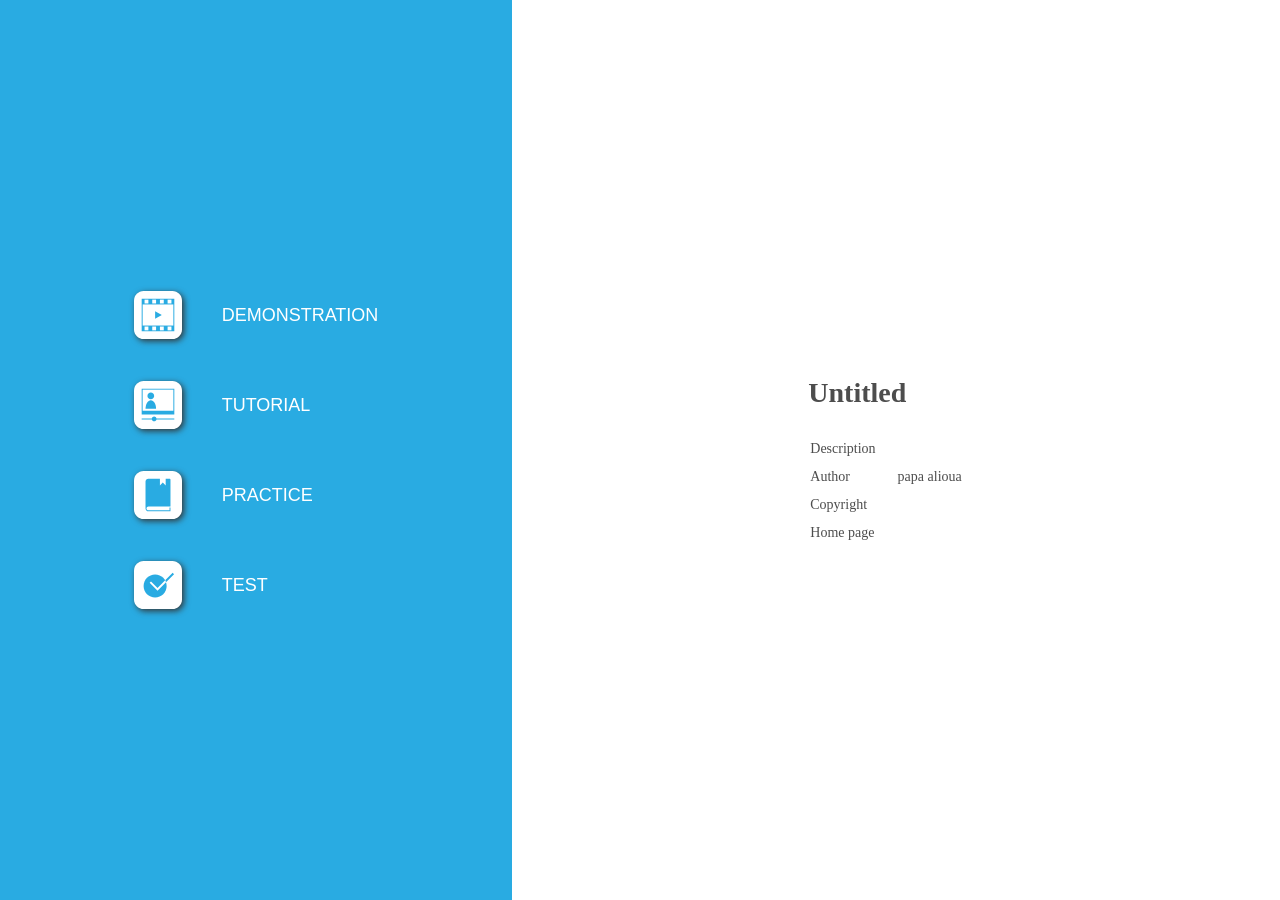
<file: tp5-vpn-ipsec/HTML5/index.html>
﻿<!DOCTYPE html>
<html lang="en-US" dir="ltr">
<head>
	<title>Untitled</title>
	<meta http-equiv="Content-Type" content="text/html; charset=utf-8"/>
	<meta name="generator" content="ActivePresenter 10.6.2"/>
	<meta name="author" content="papa alioua" />
	<meta name="copyright" content=" " />
	<meta name="description" content=""/>
	<meta name="viewport" content="initial-scale=1.0">
	<meta name="apple-mobile-web-app-capable" content="yes">

	<style>
		body {
			background-color: #ffffff;
			color: #4d4d4d;
			font-family: "Verdana";
			margin: 0px;
			padding: 0px;
			display: flex;
			flex-direction: row;
			min-height: 100vh;
		}
		.ap-mode-buttons-container {
			background-color: #29abe2;
			min-height: 100%;
			flex: 2;
			display: flex;
			justify-content: center;
			align-items: center;
		}
		.ap-mode-buttons {
			background-color: #29abe2;
			display: flex;
			flex-direction: column;
			align-items: flex-start;
			max-width: 100%;
		}
		.ap-mode-button {
			background-color: transparent;
			color: #ffffff;
			border: none;
			margin: 10px;
			text-transform: uppercase;
			display: flex;
			flex-direction: row;
			align-items: center;
		}
		.ap-project-information-container {
			min-height: 100%;
			flex: 3;
			display: flex;
			justify-content: center;
			align-items: center;
		}
		.ap-project-information {
			font-size: 14px;
		}

		.ap-mode-button svg {
			width: 48px;
			height: 48px;
			margin: 10px 20px 10px 20px;
			display: inline-block;
			filter: drop-shadow(2px 2px 3px #333333);
		}

		.ap-mode-button {
		}

		.ap-mode-button:hover {
			background-color: rgba(255, 255, 255, 0.2);
		}

		.ap-mode-button span {
			margin: 10px 20px 10px 20px;
			font-size: 18px;
		}

		h1 {
			font-size: 28px;
			font-weight: bold;
			margin: 25px 0px 25px 0px;
		}

		.ap-project-information td {
			padding: 5px 20px 5px 0px;
		}

		a:link {color:#4d4d4d; text-decoration:none;}
		a:visited {color:#4d4d4d; text-decoration:none}
		a:active {color:#4d4d4d; text-decoration:none}
		a:hover {color:#4d4d4d; text-decoration:none}
		
		@media (max-width: 1024px) and (orientation: portrait) {
			body {
				flex-direction: column;
			}
			.ap-mode-buttons-container {
				width: 100%;
				flex: 3;
			}
			.ap-project-information-container {
				width: 100%;
				flex: 2;
			}
		}
		
		@media (max-width: 640px) and (max-height: 640px) {
			.ap-mode-button svg {
				width: 32px;
				height: 32px;
			}
			.ap-mode-button span {
				margin: 5px 10px 5px 10px;
				font-size: 14px;
			}
			.ap-project-information {
				font-size: 12px;
			}
		}

	</style>

	<script type="text/javascript">
		var language = {"Tutorial":"Tutorial","Description":"Description","Author":"Author","Copyright":"Copyright","TestIntro":"Choose this mode to do a test","Homepage":"Home page","Practice":"Practice","Test":"Test","Demo":"Demonstration","DemoIntro":"Play presentation automatically","TutorialIntro":"Tutorial mode","PracticeIntro":"Choose this mode to practise more","OpenPrezError":"Could not open presentation.\nError: "};
		var PlayModes = {
			DEMO: 1,
			TUT: 2,
			PRAC: 4,
			TEST: 8
		};

		var opmodes = 15;
		function openPrez(url, mode) {
			var fullUrl = '' + url;
			try {
				var margin = 40;
				var top = margin,
					left = margin,
					width = screen.availWidth - 2 * margin,
					height = screen.availHeight - 4 * margin;
				var styles = 'top=' + top + ',left=' + left + ',width=' + width + ',height=' + height
					+ ',location=no,toolbar=no,directories=no,status=no,menubar=no,scrollbars=yes,resizable=yes';
				var owin = window.open(encodeURI(fullUrl), '_blank', styles);
				if (owin)
					owin.focus();
			}
			catch (e) {
				alert(language.OpenPrezError + e);
			}
			return false;
		};
		function setElementText(id, text) {
			document.getElementById(id).innerHTML = text;
		}
		function setElementTitle(id, text) {
			document.getElementById(id).setAttribute('title', text);
		}
		function hideElement(id) {
			document.getElementById(id).style.display = 'none';
		}
	</script>
</head>

<body>
	<div class="ap-mode-buttons-container">
		<div class="ap-mode-buttons">
			<button id="ap-mode-demo" class="ap-mode-button" onclick="openPrez('demo.html')">
				<svg version="1.1" id="Layer_1" xmlns="http://www.w3.org/2000/svg" xmlns:xlink="http://www.w3.org/1999/xlink" x="0px" y="0px" viewBox="0 0 50 50" style="enable-background:new 0 0 50 50;" xml:space="preserve">
					<style type="text/css">
						.st0{fill:#FFFFFF;}
						.st1{fill:#29ABE2;}
					</style>
					<path class="st0" d="M40,50H10C4.48,50,0,45.52,0,40l0-30C0,4.48,4.48,0,10,0l30,0c5.52,0,10,4.48,10,10v30C50,45.52,45.52,50,40,50z"/>
					<rect x="8" y="8" transform="matrix(-1.836970e-16 1 -1 -1.836970e-16 50 3.552714e-15)" class="st1" width="34" height="34"/>
					<rect x="14" y="9" transform="matrix(-1.836970e-16 1 -1 -1.836970e-16 50 3.552714e-15)" class="st0" width="22" height="32"/>
					<rect x="35" y="9" transform="matrix(-1.836970e-16 1 -1 -1.836970e-16 48 -26)" class="st0" width="4" height="4"/>
					<rect x="35" y="37" transform="matrix(-1.836970e-16 1 -1 -1.836970e-16 76 2)" class="st0" width="4" height="4"/>
					<rect x="27" y="9" transform="matrix(-1.836970e-16 1 -1 -1.836970e-16 40 -18)" class="st0" width="4" height="4"/>
					<rect x="27" y="37" transform="matrix(-1.836970e-16 1 -1 -1.836970e-16 68 10)" class="st0" width="4" height="4"/>
					<rect x="19" y="9" transform="matrix(-1.836970e-16 1 -1 -1.836970e-16 32 -10)" class="st0" width="4" height="4"/>
					<rect x="19" y="37" transform="matrix(-1.836970e-16 1 -1 -1.836970e-16 60 18)" class="st0" width="4" height="4"/>
					<rect x="11" y="9" transform="matrix(-1.836970e-16 1 -1 -1.836970e-16 24 -2)" class="st0" width="4" height="4"/>
					<rect x="11" y="37" transform="matrix(-1.836970e-16 1 -1 -1.836970e-16 52 26)" class="st0" width="4" height="4"/>
					<polygon class="st1" points="22,21 29,25 22,29 "/>
				</svg>

				<span id="ap-label-mode-demo">Demonstration</span>
			</button>
			<button id="ap-mode-tutorial" class="ap-mode-button" onclick="openPrez('tutorial.html')">
				<svg version="1.1" id="Layer_1" xmlns="http://www.w3.org/2000/svg" xmlns:xlink="http://www.w3.org/1999/xlink" x="0px" y="0px" viewBox="0 0 50 50" style="enable-background:new 0 0 50 50;" xml:space="preserve">
				<style type="text/css">
					.st0{fill:#FFFFFF;}
					.st1{fill:#29ABE2;}
				</style>
				<path class="st0" d="M40,50H10C4.48,50,0,45.52,0,40l0-30C0,4.48,4.48,0,10,0l30,0c5.52,0,10,4.48,10,10v30C50,45.52,45.52,50,40,50z"/>
				<rect x="11.5" y="4.5" transform="matrix(-1.836970e-16 1 -1 -1.836970e-16 46.5 -3.5)" class="st1" width="27" height="34"/>
				<path class="st1" d="M42,39H23.45c-0.23-1.14-1.24-2-2.45-2s-2.22,0.86-2.45,2H8v1h10.55c0.23,1.14,1.24,2,2.45,2s2.22-0.86,2.45-2 H42V39z"/>
				<rect x="14" y="4" transform="matrix(-1.836970e-16 1 -1 -1.836970e-16 45 -5)" class="st0" width="22" height="32"/>
				<path class="st1" d="M17.5,19L17.5,19c-1.93,0-3.5-1.57-3.5-3.5v0c0-1.93,1.57-3.5,3.5-3.5h0c1.93,0,3.5,1.57,3.5,3.5v0 C21,17.43,19.43,19,17.5,19z"/>
				<path class="st1" d="M12,29c0-4.97,2.46-9,5.5-9s5.5,4.03,5.5,9H12z"/>
				</svg>

				<span id="ap-label-mode-tutorial">Tutorial</span>
			</button>
			<button id="ap-mode-practice" class="ap-mode-button" onclick="openPrez('practice.html')">
				<svg version="1.1" id="Layer_1" xmlns="http://www.w3.org/2000/svg" xmlns:xlink="http://www.w3.org/1999/xlink" x="0px" y="0px" viewBox="0 0 50 50" style="enable-background:new 0 0 50 50;" xml:space="preserve">
				<style type="text/css">
					.st0{fill:#FFFFFF;}
					.st1{fill:#29ABE2;}
				</style>
				<path class="st0" d="M40,50H10C4.48,50,0,45.52,0,40l0-30C0,4.48,4.48,0,10,0l30,0c5.52,0,10,4.48,10,10v30C50,45.52,45.52,50,40,50z"/>
				<path class="st1" d="M15.08,37H38V9c0-0.55-0.45-1-1-1h-4v7l-3-3l-3,3V8H15c-1.66,0-3,1.34-3,3v28c0,1.66,1.34,3,3,3h22h1v-1v-3h-1 v3H15.08C13.93,41,13,40.1,13,39C13,37.9,13.93,37,15.08,37z"/>
				</svg>

				<span id="ap-label-mode-practice">Practice</span>
			</button>
			<button id="ap-mode-test" class="ap-mode-button" onclick="openPrez('test.html')">
				<svg version="1.1" id="Layer_1" xmlns="http://www.w3.org/2000/svg" xmlns:xlink="http://www.w3.org/1999/xlink" x="0px" y="0px" viewBox="0 0 50 50" style="enable-background:new 0 0 50 50;" xml:space="preserve">
					<style type="text/css">
						.st0{fill:#FFFFFF;}
						.st1{fill:#29ABE2;}
					</style>
					<path class="st0" d="M40,50H10C4.48,50,0,45.52,0,40l0-30C0,4.48,4.48,0,10,0l30,0c5.52,0,10,4.48,10,10v30C50,45.52,45.52,50,40,50z"/>
					<path class="st1" d="M10,26L10,26c0-6.63,5.37-12,12-12h0c6.63,0,12,5.37,12,12v0c0,6.63-5.37,12-12,12h0C15.37,38,10,32.63,10,26z"/>
					<path class="st1" d="M41.71,13.71l-1.41-1.41l-7.83,7.83c0.35,0.62,0.64,1.27,0.87,1.95L41.71,13.71z"/>
					<path class="st0" d="M17.71,21.29l-1.41,1.41l8.21,8.21l8.83-8.83c-0.24-0.68-0.53-1.34-0.87-1.95l-7.96,7.96L17.71,21.29z"/>
				</svg>

				<span id="ap-label-mode-test">Test</span>
			</button>
		</div>
	</div>

	<div class="ap-project-information-container">
		<div class="ap-project-information">
			<h1>Untitled</h1>
			<table>
				<tr>
					<td id="ap-label-description">Description</td>
					<td></td>
				</tr>
				<tr>
					<td id="ap-label-author">Author</td>
					<td>papa alioua</td>
				</tr>
				<tr>
					<td id="ap-label-copyright">Copyright</td>
					<td></td>
				</tr>
				<tr>
					<td id="ap-label-homepage">Homepage</td>
					<td><a href="" target="_blank"></a></td>
				</tr>
			</table>
		</div>
	</div>

	<script>
		if (language) {
			setElementText("ap-label-mode-demo", language.Demo);
			setElementText("ap-label-mode-tutorial", language.Tutorial);
			setElementText("ap-label-mode-practice", language.Practice);
			setElementText("ap-label-mode-test", language.Test);

			setElementTitle("ap-mode-demo", language.DemoIntro);
			setElementTitle("ap-mode-tutorial", language.TutorialIntro);
			setElementTitle("ap-mode-practice", language.PracticeIntro);
			setElementTitle("ap-mode-test", language.TestIntro);

			setElementText("ap-label-description", language.Description);
			setElementText("ap-label-author", language.Author);
			setElementText("ap-label-copyright", language.Copyright);
			setElementText("ap-label-homepage", language.Homepage);
		}

		if (opmodes){
			if ((PlayModes.DEMO & opmodes) != PlayModes.DEMO)
				hideElement("ap-mode-demo");
			if ((PlayModes.TUT & opmodes) != PlayModes.TUT)
				hideElement("ap-mode-tutorial");
			if ((PlayModes.PRAC & opmodes) != PlayModes.PRAC)
				hideElement("ap-mode-practice");
			if ((PlayModes.TEST & opmodes) != PlayModes.TEST)
				hideElement("ap-mode-test");
		}
	</script>
</body>
</html>
</file>
<file: assets/style.css>
:root{
  --bg:#04070a; --bg2:#070c10; --panel:rgba(10,18,22,.78); --line:#12313a; --line2:#1b4a55;
  --g:#39ff88; --c:#22d3ee; --a:#fbbf24; --m:#c084fc; --r:#ff4d6d;
  --tx:#cfe9df; --dim:#5f7f78; --mono:"JetBrains Mono",ui-monospace,Consolas,monospace;
}
*{box-sizing:border-box}
html{scroll-behavior:smooth}
body{margin:0;background:radial-gradient(1200px 600px at 80% -10%,rgba(34,211,238,.08),transparent 60%),
  radial-gradient(900px 500px at -10% 10%,rgba(57,255,136,.07),transparent 60%),var(--bg);
  color:var(--tx);font:14px/1.6 var(--mono);min-height:100vh;overflow-x:hidden}
body::before{content:"";position:fixed;inset:0;pointer-events:none;z-index:-1;
  background-image:linear-gradient(rgba(57,255,136,.045) 1px,transparent 1px),linear-gradient(90deg,rgba(57,255,136,.045) 1px,transparent 1px);
  background-size:42px 42px;mask-image:radial-gradient(ellipse at center,#000 30%,transparent 80%)}
#matrix{position:fixed;inset:0;z-index:-2;opacity:.13;pointer-events:none}
.scan{position:fixed;inset:0;pointer-events:none;z-index:50;
  background:repeating-linear-gradient(0deg,rgba(0,0,0,.18) 0 1px,transparent 1px 3px);mix-blend-mode:multiply}
a{color:inherit;text-decoration:none}
.wrap{max-width:1180px;margin:0 auto;padding:0 22px}
.g{color:var(--g)} .c{color:var(--c)} .dim{color:var(--dim)} .mono-s{font-size:11px}
::selection{background:var(--g);color:#000}

/* header */
.top{display:flex;align-items:center;gap:18px;padding:18px 22px;border-bottom:1px solid var(--line);position:sticky;top:0;z-index:20;
  background:rgba(4,7,10,.82);backdrop-filter:blur(8px);max-width:none}
.logo{font-weight:800;letter-spacing:.02em}
.logo .g{text-shadow:0 0 10px var(--g)}
.crumb{color:var(--dim);font-size:12px;flex:1;overflow:hidden;text-overflow:ellipsis;white-space:nowrap}
.crumb b{color:var(--c);font-weight:500}
.status{font-size:11px;letter-spacing:.18em;color:var(--g);display:flex;align-items:center;gap:8px;border:1px solid var(--line2);padding:4px 10px;border-radius:3px}
.status i{width:7px;height:7px;border-radius:50%;background:var(--g);box-shadow:0 0 8px var(--g);animation:blink 1.4s infinite}
@keyframes blink{50%{opacity:.2}}

/* hero */
.hero{padding:56px 0 30px}
.hero.small{padding:40px 0 10px}
.term{margin:0 0 22px;min-height:7.5em;color:var(--dim);font:13px/1.6 var(--mono);white-space:pre-wrap}
.term .ok{color:var(--g)} .term .w{color:var(--a)} .term .cur{display:inline-block;width:8px;height:15px;background:var(--g);vertical-align:-2px;animation:blink 1s steps(1) infinite}
.prompt{color:var(--dim);margin:0 0 14px;font-size:13px}
h1{font-size:clamp(34px,6vw,64px);line-height:1.05;margin:0 0 16px;font-weight:800;letter-spacing:-.02em;color:#eafff5;
  text-shadow:0 0 18px rgba(57,255,136,.35)}
.lab h1{font-size:clamp(28px,4.4vw,46px)}
.glitch{position:relative;display:inline-block}
.glitch::before,.glitch::after{content:attr(data-t);position:absolute;inset:0;pointer-events:none;opacity:0}
.glitch:hover::before{opacity:.8;color:var(--c);transform:translate(2px,-1px);clip-path:inset(0 0 55% 0);animation:gl .35s steps(2) infinite}
.glitch:hover::after{opacity:.8;color:var(--r);transform:translate(-2px,1px);clip-path:inset(55% 0 0 0);animation:gl .35s steps(2) infinite reverse}
@keyframes gl{0%{transform:translate(2px,-1px)}50%{transform:translate(-3px,1px)}100%{transform:translate(1px,2px)}}
.lead{max-width:760px;color:#a9c7bd;font-size:15px;margin:0 0 22px}
.stats{display:flex;flex-wrap:wrap;gap:12px;margin-top:28px}
.stats div{border:1px solid var(--line2);background:var(--panel);padding:12px 18px;min-width:120px;border-radius:4px;position:relative}
.stats div::before{content:"";position:absolute;left:-1px;top:-1px;width:10px;height:10px;border-left:2px solid var(--g);border-top:2px solid var(--g)}
.stats b{display:block;font-size:26px;color:var(--g);text-shadow:0 0 12px rgba(57,255,136,.5)}
.stats span{font-size:11px;color:var(--dim);text-transform:uppercase;letter-spacing:.16em}

/* toolbar */
.toolbar{display:flex;flex-wrap:wrap;gap:14px;align-items:center;justify-content:space-between;margin:26px 0 18px;padding-top:22px;border-top:1px dashed var(--line2)}
.search{display:flex;align-items:center;gap:10px;border:1px solid var(--line2);background:var(--bg2);padding:9px 14px;border-radius:4px;flex:1;min-width:260px;max-width:460px}
.search:focus-within{border-color:var(--g);box-shadow:0 0 0 3px rgba(57,255,136,.12)}
.search input{all:unset;flex:1;color:var(--tx);font:inherit}
.search input::placeholder{color:#36524b}
.chips{display:flex;gap:8px;flex-wrap:wrap}
.chip{--c:var(--g);font:12px var(--mono);background:transparent;color:var(--dim);border:1px solid var(--line2);padding:7px 13px;border-radius:3px;cursor:pointer;text-transform:lowercase}
.chip:hover{color:var(--c);border-color:var(--c)}
.chip.on{color:#000;background:var(--c);border-color:var(--c);box-shadow:0 0 14px color-mix(in srgb,var(--c) 45%,transparent)}

/* cards */
.grid{display:grid;grid-template-columns:repeat(auto-fill,minmax(340px,1fr));gap:18px;padding-bottom:40px}
.card{--c:var(--g);background:var(--panel);border:1px solid var(--line);border-radius:6px;overflow:hidden;display:flex;flex-direction:column;
  transition:transform .2s,border-color .2s,box-shadow .2s;position:relative}
.card::after{content:"";position:absolute;left:0;top:0;height:2px;width:100%;background:linear-gradient(90deg,var(--c),transparent)}
.card:hover{transform:translateY(-3px);border-color:var(--c);box-shadow:0 10px 40px -12px color-mix(in srgb,var(--c) 45%,transparent)}
.cover{display:block;background:linear-gradient(180deg,#061015,#04090c);border-bottom:1px solid var(--line);padding:10px;height:170px}
.cbody{padding:16px 18px 16px;display:flex;flex-direction:column;flex:1}
.meta{display:flex;gap:8px;align-items:center;font-size:11px;letter-spacing:.12em;text-transform:uppercase;margin-bottom:8px}
.meta .idx{color:var(--dim)}
.meta .cat{color:var(--c)}
.meta .num{border:1px solid var(--line2);padding:1px 7px;border-radius:2px;color:var(--tx)}
.lab .meta .cat{border:1px solid var(--c);padding:1px 7px;border-radius:2px}
.card h3{margin:0 0 8px;font-size:17px;color:#eafff5}
.card h3 a:hover{color:var(--c)}
.card p{margin:0 0 14px;color:#8fb0a6;font-size:13px;flex:1}
.badges{display:flex;gap:6px;flex-wrap:wrap;margin-bottom:14px}
.b{font-size:10px;letter-spacing:.14em;padding:3px 8px;border-radius:2px;border:1px solid}
.b-video{color:var(--r);border-color:rgba(255,77,109,.45)} .b-gns3{color:var(--g);border-color:rgba(57,255,136,.45)}
.b-pcap{color:var(--c);border-color:rgba(34,211,238,.45)} .b-sim{color:var(--a);border-color:rgba(251,191,36,.5);box-shadow:0 0 10px rgba(251,191,36,.25)}
.cfoot{display:flex;justify-content:space-between;align-items:center;font-size:12px;border-top:1px dashed var(--line2);padding-top:12px}
.go{color:var(--c);font-weight:700}
.go:hover{text-shadow:0 0 10px var(--c)}
.empty{color:var(--dim);text-align:center;padding:40px}

/* topology svg */
.topo{width:100%;height:100%;display:block}
.topo .lk{stroke:var(--line2);stroke-width:2}
.topo .pk{stroke:var(--g);stroke-width:2;stroke-dasharray:3 14;opacity:.75;animation:flow 1.6s linear infinite}
@keyframes flow{to{stroke-dashoffset:-34}}
.topo .nd{fill:#06121a;stroke-width:2;filter:drop-shadow(0 0 6px rgba(57,255,136,.25))}
.topo .gl{fill:none;stroke-width:1.6;stroke-linecap:round;stroke-linejoin:round}
.topo .gt{font:700 12px var(--mono);text-anchor:middle}
.topo .gt.sm{font-size:10px}
.topo .nl{fill:#dff;font:700 13px var(--mono);text-anchor:middle}
.topo .pl{fill:var(--dim);font:10px var(--mono);text-anchor:middle}
.topo.mini .pl{display:none}
.topo.mini .nl{font-size:16px}
.topo-wrap{background:radial-gradient(ellipse at center,#07161c,#03080b);border:1px solid var(--line);border-radius:4px;padding:14px;max-height:520px;aspect-ratio:auto}
.topo-wrap .topo{max-height:490px}

/* lab page */
.tags{display:flex;gap:8px;flex-wrap:wrap}
.tag{font-size:12px;color:var(--c);border:1px solid var(--line2);padding:3px 10px;border-radius:2px}
.tag::before{content:"#";color:var(--dim)}
.panel{background:var(--panel);border:1px solid var(--line);border-radius:6px;padding:22px;margin:22px 0;position:relative}
.panel::before{content:"";position:absolute;right:-1px;top:-1px;width:14px;height:14px;border-right:2px solid var(--c);border-top:2px solid var(--c)}
.panel h2{font-size:15px;margin:0 0 16px;color:#eafff5;letter-spacing:.04em}
.panel h3{font-size:13px;margin:18px 0 8px;color:var(--c);text-transform:uppercase;letter-spacing:.14em}
.hash{color:var(--c)}
.sim{border-color:rgba(251,191,36,.45);box-shadow:0 0 40px -18px rgba(251,191,36,.6)}
.sim::before{border-color:var(--a)}
.sim p{color:#a9c7bd;margin:0 0 16px}
.vids{display:grid;grid-template-columns:repeat(auto-fit,minmax(380px,1fr));gap:16px}
.vid{margin:0;border:1px solid var(--line2);border-radius:4px;overflow:hidden;background:#000}
.vid figcaption{font-size:12px;padding:8px 12px;border-bottom:1px solid var(--line);background:var(--bg2)}
.vid video{display:block;width:100%;max-height:560px;background:#000}
.grid2{display:grid;grid-template-columns:3fr 2fr;gap:22px}
table{width:100%;border-collapse:collapse;font-size:12.5px}
th{text-align:left;color:var(--dim);font-weight:500;text-transform:uppercase;font-size:10.5px;letter-spacing:.14em;border-bottom:1px solid var(--line2);padding:6px 8px}
td{padding:6px 8px;border-bottom:1px solid #0d2228;word-break:break-all}
tr:hover td{background:rgba(57,255,136,.04)}
.dls{display:grid;gap:8px}
.dl{display:grid;grid-template-columns:190px 1fr auto;grid-template-areas:"k fn sz" "k nt sz";gap:0 16px;align-items:center;padding:12px 16px;border:1px solid var(--line);border-radius:4px;background:var(--bg2);transition:.15s}
.dl:hover{border-color:var(--g);background:#071a14}
.dl .k{grid-area:k;font-size:11px;letter-spacing:.12em;text-transform:uppercase;color:var(--g)}
.dl .fn{grid-area:fn;color:#eafff5;word-break:break-all}
.dl .nt{grid-area:nt;color:var(--dim);font-size:12px}
.dl .sz{grid-area:sz;color:var(--c);font-size:12px}
.dl .sz::after{content:"  ⤓";color:var(--g)}
.hint{color:var(--dim);font-size:12px;margin:14px 0 0}
.btns{display:flex;gap:10px;flex-wrap:wrap}
.btn{display:inline-flex;align-items:center;gap:8px;border:1px solid var(--line2);padding:10px 16px;border-radius:3px;font-size:13px;color:var(--tx);background:var(--bg2);transition:.15s}
.btn:hover{border-color:var(--g);color:var(--g)}
.btn.pri{background:var(--a);color:#000;border-color:var(--a);font-weight:700}
.btn.pri:hover{box-shadow:0 0 22px rgba(251,191,36,.55);color:#000}
.pager{display:flex;justify-content:space-between;gap:10px;flex-wrap:wrap;margin:30px 0 40px}
.foot{display:flex;justify-content:space-between;flex-wrap:wrap;gap:10px;color:var(--dim);font-size:12px;border-top:1px solid var(--line);padding:22px;margin-top:20px}

@media (max-width:760px){
  .grid2{grid-template-columns:1fr}
  .vids{grid-template-columns:1fr}
  .dl{grid-template-columns:1fr auto;grid-template-areas:"k sz" "fn fn" "nt nt"}
  .status{display:none}
  .grid{grid-template-columns:1fr}
}
@media (prefers-reduced-motion:reduce){*{animation:none!important;transition:none!important}#matrix{display:none}}
</file>
